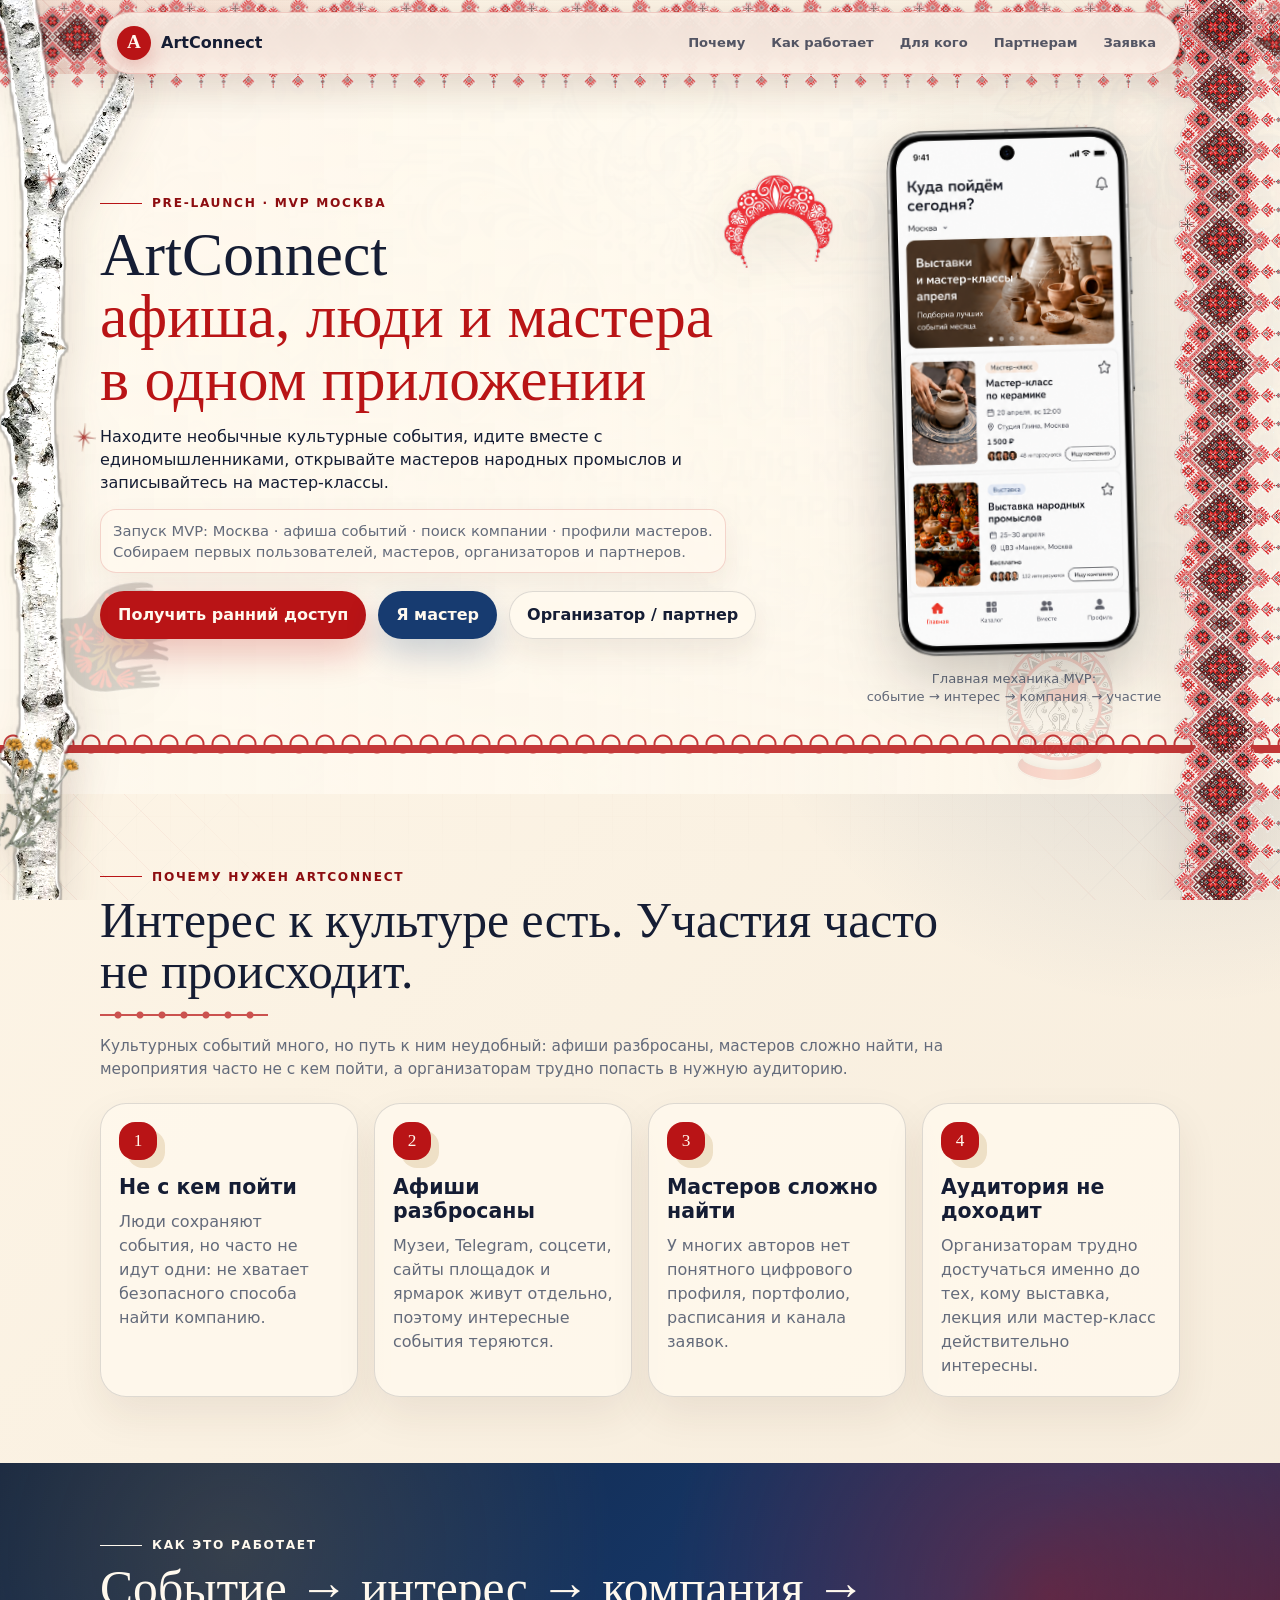
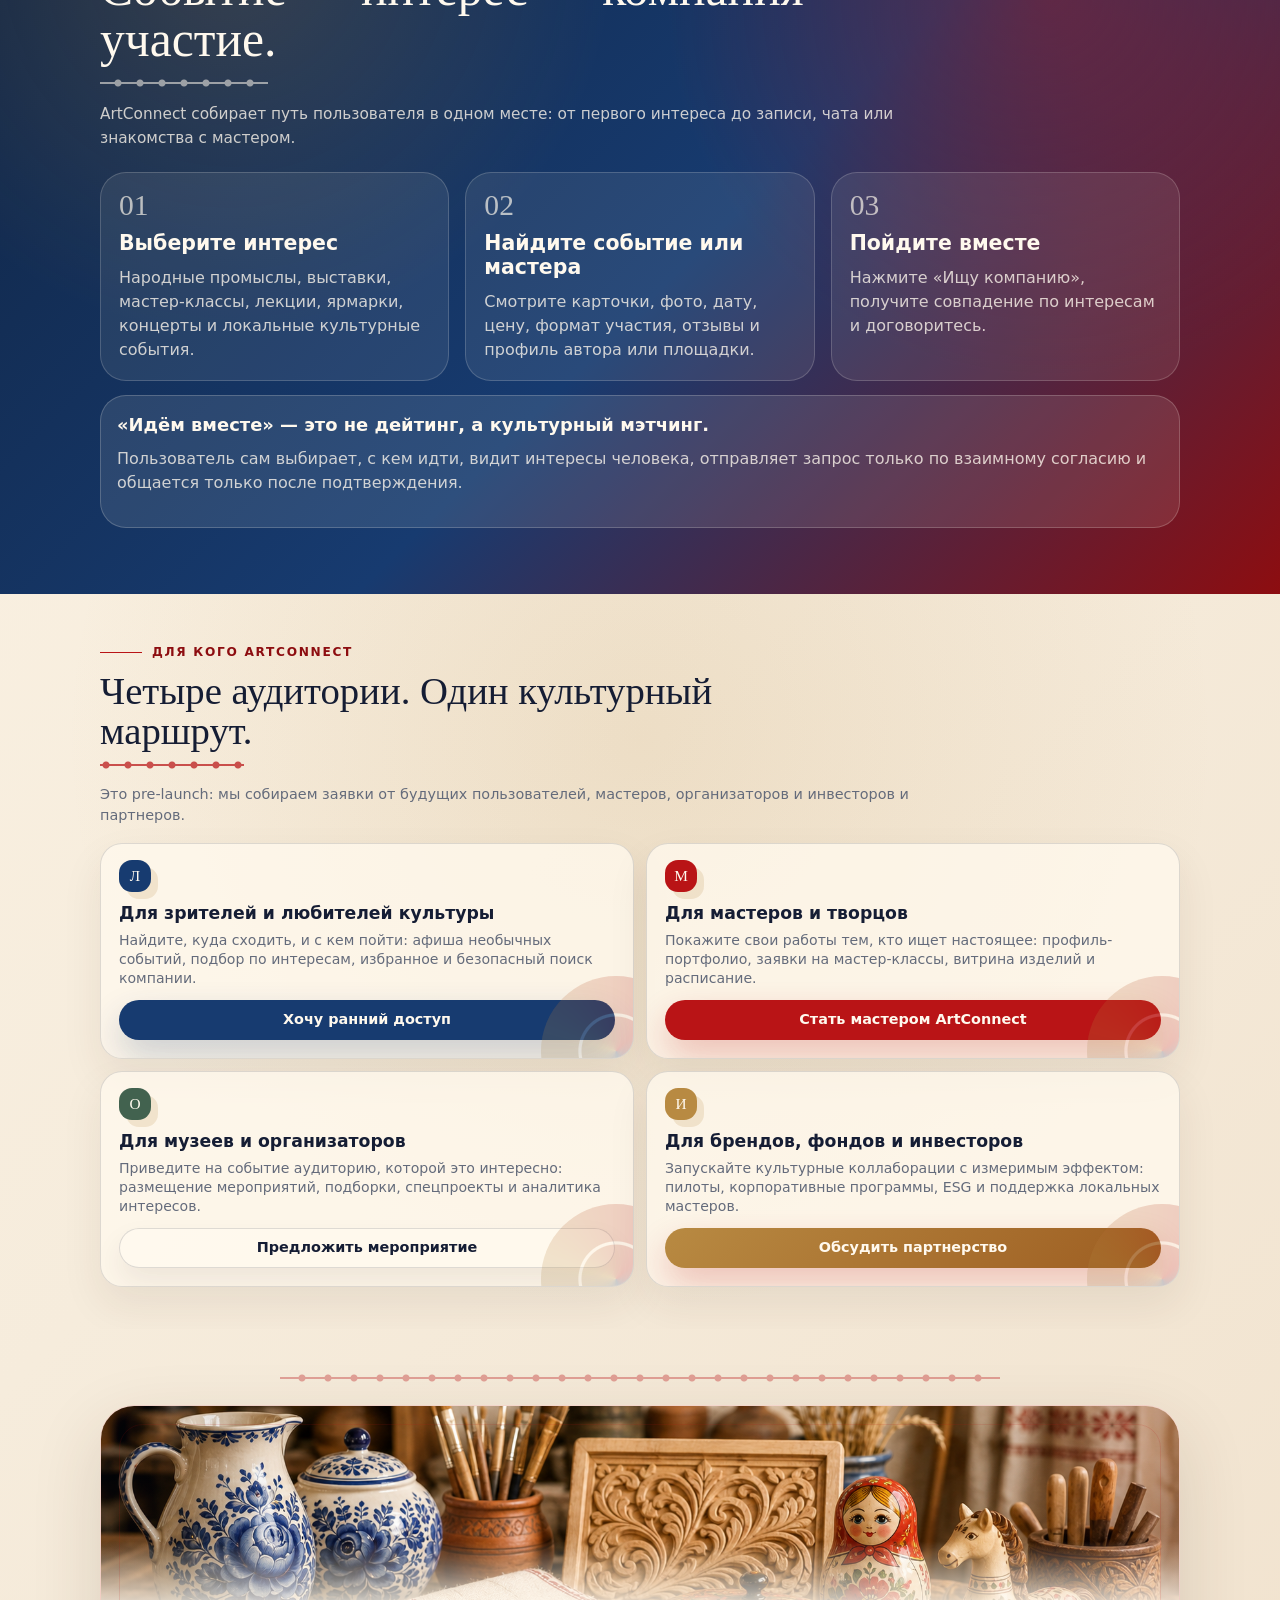
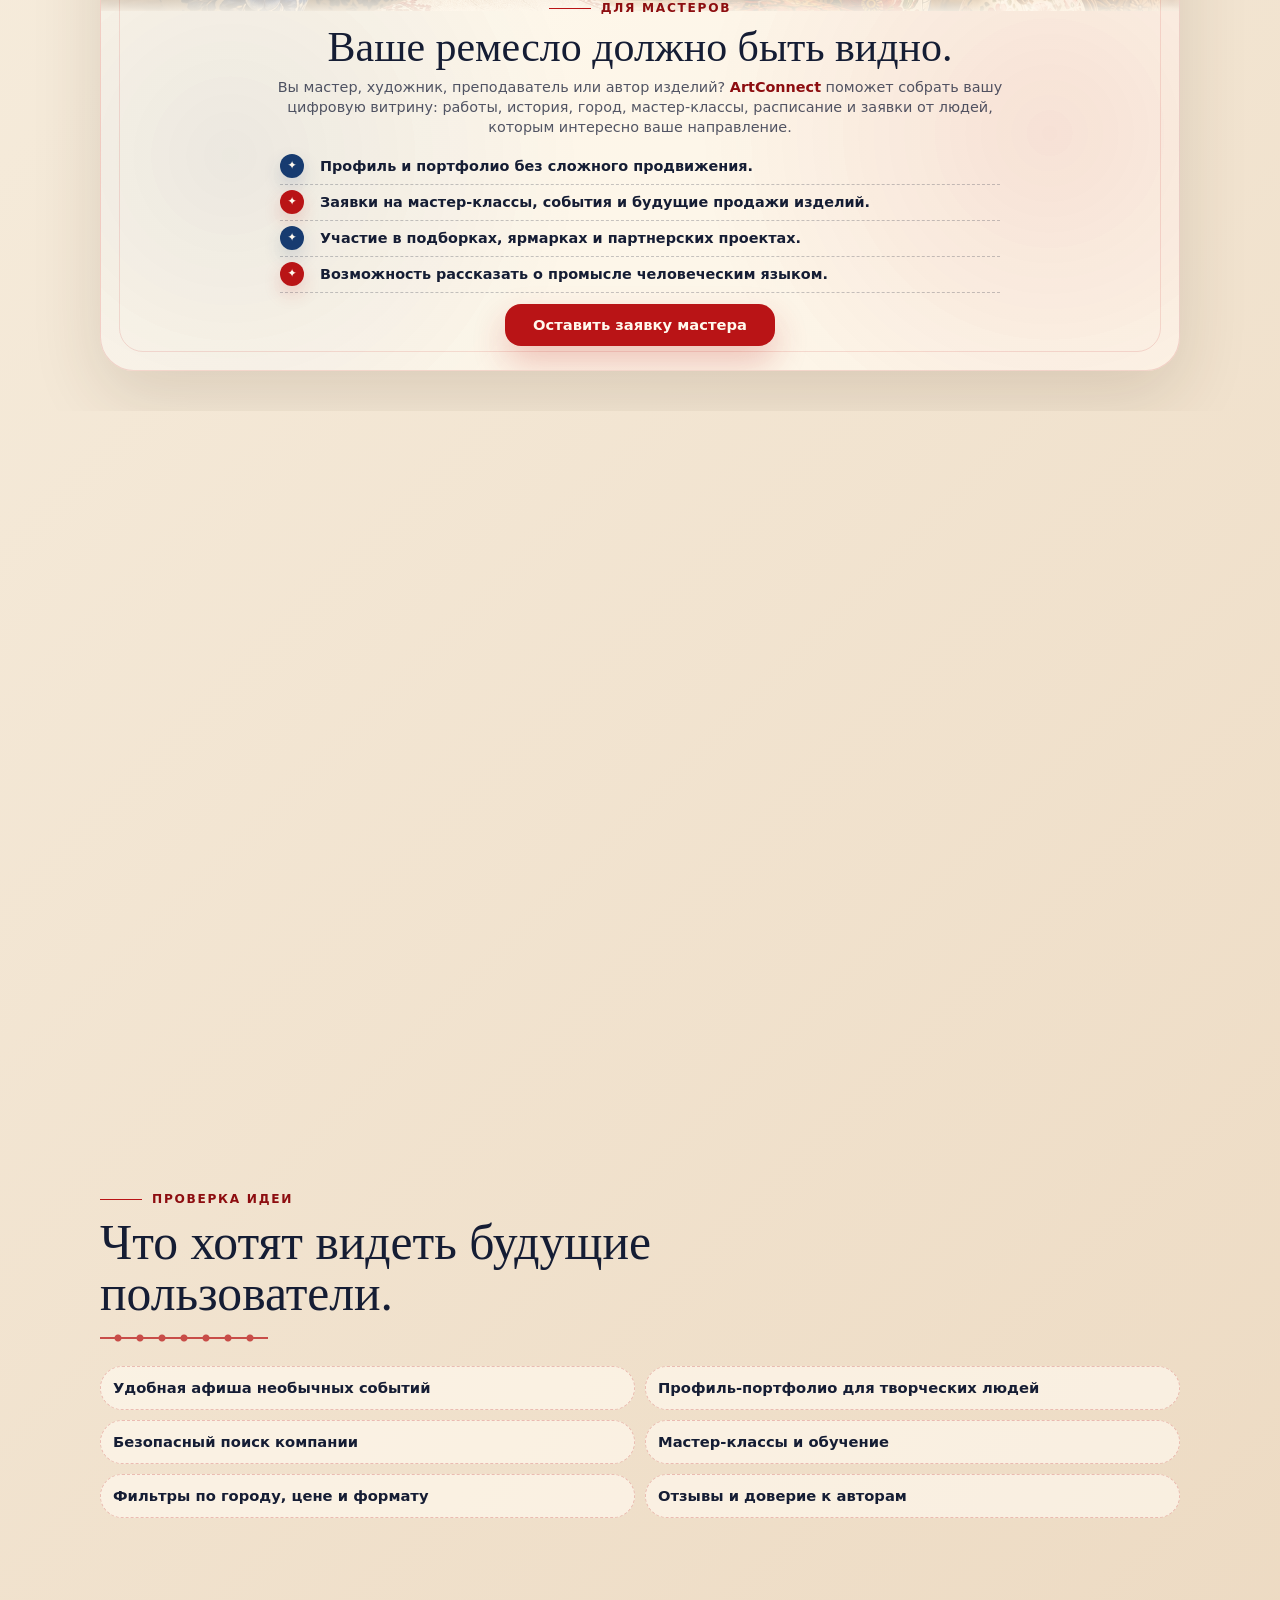
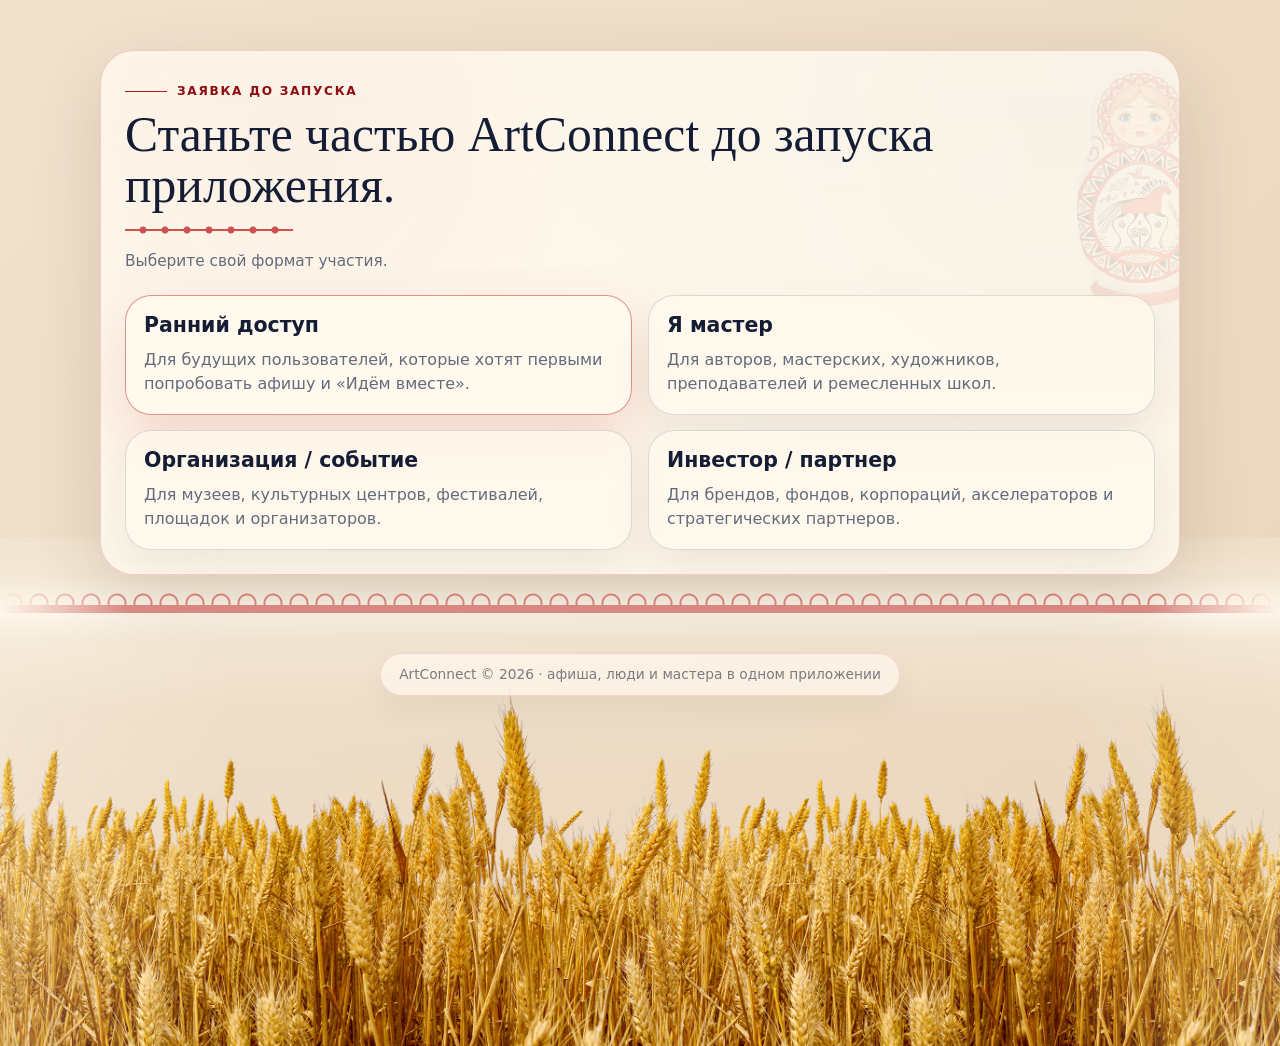
<file: index.html>
<!doctype html>
<html lang="ru">
  <head>
    <meta charset="UTF-8" />
    <meta name="viewport" content="width=device-width, initial-scale=1.0" />
    <meta
      http-equiv="Content-Security-Policy"
      content="default-src 'self'; base-uri 'self'; object-src 'none'; script-src 'self'; style-src 'self' 'unsafe-inline' https://fonts.googleapis.com; font-src https://fonts.gstatic.com; img-src 'self'; connect-src 'none'; media-src 'self'; frame-src 'none'; form-action https://forms.yandex.com; upgrade-insecure-requests"
    />
    <meta name="referrer" content="strict-origin-when-cross-origin" />
    <meta http-equiv="X-Content-Type-Options" content="nosniff" />
    <meta
      name="description"
      content="ArtConnect - pre-launch лендинг приложения, где культура становится ближе: афиша событий, поиск компании, мастера народных промыслов и партнерские культурные проекты."
    />
    <title>ArtConnect - афиша, люди и мастера в одном приложении</title>

    <!--
      При необходимости замените Google Fonts на локальные шрифты.
      Ruslan Display дает декоративный русский характер, Manrope отвечает за современную читаемость.
    -->
    <link rel="preconnect" href="https://fonts.googleapis.com" />
    <link rel="preconnect" href="https://fonts.gstatic.com" crossorigin />
    <link
      href="https://fonts.googleapis.com/css2?family=Manrope:wght@400;500;600;700;800&family=Oranienbaum&family=Ruslan+Display&display=swap"
      rel="stylesheet"
    />
    <link rel="stylesheet" href="css/styles.css?v=join-wheat-bg-20260602" />
  </head>

  <body>
        <span class="scroll-progress" aria-hidden="true"></span>
    <div class="site-frame" aria-hidden="true">
      <span class="site-frame__top"></span>
      <span class="site-frame__left">
        <span class="site-frame__flower site-frame__flower--yellow"></span>
        <span class="site-frame__spark site-frame__spark--one"></span>
        <span class="site-frame__spark site-frame__spark--two"></span>
      </span>
      <span class="site-frame__right"></span>
    </div>

    <header class="site-header">
      <nav class="nav" aria-label="Главная навигация">
        <a class="brand" href="#top" aria-label="ArtConnect - на главный экран">
          <span class="brand-mark" aria-hidden="true"></span>
          <span>ArtConnect</span>
        </a>

        <div class="nav-links">
          <a href="#why">Почему</a>
          <a href="#how">Как работает</a>
          <a href="#audiences">Для кого</a>
          <a href="#partners">Партнерам</a>
          <a href="#join">Заявка</a>
        </div>
      </nav>
    </header>

    <main id="top">
      <section class="hero">
  <div class="hero-decor" aria-hidden="true">
    <span class="folk-shape folk-shape--sun"></span>
    <span class="folk-shape folk-shape--crown"></span>
    <span class="folk-shape folk-shape--matryoshka"></span>
    <span class="folk-shape folk-shape--spindle"></span>
  </div>

  <div class="container hero-grid">
    <div class="hero-content reveal">
      <span class="kicker">Pre-launch · MVP Москва</span>
      <h1>ArtConnect <span>афиша, люди и мастера в одном приложении</span></h1>
      <p class="hero-copy">
        Находите необычные культурные события, идите вместе с единомышленниками,
        открывайте мастеров народных промыслов и записывайтесь на мастер-классы.
      </p>
      <p class="launch-note">
        Запуск MVP: Москва · афиша событий · поиск компании · профили мастеров.<br>
        Собираем первых пользователей, мастеров, организаторов и партнеров.
      </p>
      <div class="actions">
        <a class="btn" href="#join" data-choose="user">Получить ранний доступ</a>
        <a class="btn btn--blue" href="#join" data-choose="master">Я мастер</a>
        <a class="btn btn--light" href="#join" data-choose="org">Организатор / партнер</a>
      </div>
    </div>

    <div class="hero-visual reveal" data-delay="1">
      <div class="product-showcase" aria-label="Прототип мобильного приложения ArtConnect">
        <div class="phone-mockup" data-tilt aria-hidden="true">
          <img class="phone-mockup__image" src="assets/media/Макет.png" alt="" />
        </div>
      </div>
      <p class="visual-caption">
        Главная механика MVP: <br>
        событие → интерес → компания → участие
      </p>
    </div>
  </div>
  <div class="ornament-band" aria-hidden="true"></div>
</section>
      <section class="section" id="why">
  <div class="container">
    <div class="section-heading reveal">
      <span class="section-kicker">Почему нужен ArtConnect</span>
      <h2>Интерес к культуре есть. Участия часто не происходит.</h2>
      <p>
        Культурных событий много, но путь к ним неудобный: афиши разбросаны,
        мастеров сложно найти, на мероприятия часто не с кем пойти, а организаторам
        трудно попасть в нужную аудиторию.
      </p>
    </div>

    <div class="cards-grid">
      <article class="card reveal" data-tilt>
        <span class="card-icon">1</span>
        <h3>Не с кем пойти</h3>
        <p>Люди сохраняют события, но часто не идут одни: не хватает безопасного способа найти
          компанию.</p>
      </article>

      <article class="card reveal" data-delay="1" data-tilt>
        <span class="card-icon">2</span>
        <h3>Афиши разбросаны</h3>
        <p>Музеи, Telegram, соцсети, сайты площадок и ярмарок живут отдельно, поэтому интересные события теряются.</p>
      </article>

      <article class="card reveal" data-delay="2" data-tilt>
        <span class="card-icon">3</span>
        <h3>Мастеров сложно найти</h3>
        <p>У многих авторов нет понятного цифрового профиля, портфолио, расписания и канала заявок.</p>
      </article>

      <article class="card reveal" data-tilt>
        <span class="card-icon">4</span>
        <h3>Аудитория не доходит</h3>
        <p>Организаторам трудно достучаться именно до тех, кому выставка, лекция или мастер-класс действительно
          интересны.</p>
      </article>
    </div>
  </div>
</section>

<section class="section steps" id="how">
  <div class="container">
    <div class="section-heading reveal">
      <span class="section-kicker">Как это работает</span>
      <h2>Событие → интерес → компания → участие.</h2>
      <p>
        ArtConnect собирает путь пользователя в одном месте: от первого интереса
        до записи, чата или знакомства с мастером.
      </p>
    </div>

    <div class="steps-grid">
      <article class="step-card reveal">
        <span class="step-number">01</span>
        <h3>Выберите интерес</h3>
        <p>Народные промыслы, выставки, мастер-классы, лекции, ярмарки, концерты и локальные культурные события.</p>
      </article>

      <article class="step-card reveal" data-delay="1">
        <span class="step-number">02</span>
        <h3>Найдите событие или мастера</h3>
        <p>Смотрите карточки, фото, дату, цену, формат участия, отзывы и профиль автора или площадки.</p>
      </article>

      <article class="step-card reveal" data-delay="2">
        <span class="step-number">03</span>
        <h3>Пойдите вместе</h3>
        <p>Нажмите «Ищу компанию», получите совпадение по интересам и договоритесь.</p>
      </article>
    </div>

    <div class="safety-note reveal">
      <strong>«Идём вместе» — это не дейтинг, а культурный мэтчинг.</strong>
      <p>
        Пользователь сам выбирает, с кем идти, видит интересы человека,
        отправляет запрос только по взаимному согласию и общается только после подтверждения.
      </p>
    </div>
  </div>
</section>
      <section class="section" id="audiences">
  <div class="container">
    <div class="section-heading reveal">
      <span class="section-kicker">Для кого ArtConnect</span>
      <h2>Четыре аудитории. Один культурный маршрут.</h2>
      <p>
        Это pre-launch: мы собираем заявки от будущих пользователей,
        мастеров, организаторов и инвесторов и партнеров.
      </p>
    </div>

    <div class="audience-grid">
      <article class="audience-card audience-card--user reveal" data-tilt>
        <span class="card-icon">Л</span>
        <h3>Для зрителей и любителей культуры</h3>
        <p>Найдите, куда сходить, и с кем пойти: афиша необычных событий, подбор по интересам, избранное и безопасный
          поиск компании.</p>
        <a class="btn btn--blue" href="#join" data-choose="user">Хочу ранний доступ</a>
      </article>

      <article class="audience-card audience-card--master reveal" data-delay="1" data-tilt>
        <span class="card-icon">М</span>
        <h3>Для мастеров и творцов</h3>
        <p>Покажите свои работы тем, кто ищет настоящее: профиль-портфолио, заявки на мастер-классы, витрина изделий и
          расписание.</p>
        <a class="btn" href="#join" data-choose="master">Стать мастером ArtConnect</a>
      </article>

      <article class="audience-card audience-card--org reveal" data-delay="2" data-tilt>
        <span class="card-icon">О</span>
        <h3>Для музеев и организаторов</h3>
        <p>Приведите на событие аудиторию, которой это интересно: размещение мероприятий, подборки, спецпроекты и
          аналитика интересов.</p>
        <a class="btn btn--light" href="#join" data-choose="org">Предложить мероприятие</a>
      </article>

      <article class="audience-card audience-card--investor reveal" data-tilt>
        <span class="card-icon">И</span>
        <h3>Для брендов, фондов и инвесторов</h3>
        <p>Запускайте культурные коллаборации с измеримым эффектом: пилоты, корпоративные программы, ESG и поддержка
          локальных мастеров.</p>
        <a class="btn btn--gold" href="#join" data-choose="investor">Обсудить партнерство</a>
      </article>
    </div>
  </div>
</section>
      <section class="section masters-section" id="masters">
  <div class="container">
    <div class="masters-panel reveal">
      <figure class="masters-visual" aria-label="Горизонтальный визуал с народными промыслами">
        <img src="assets/media/masters-crafts-banner.png"
          alt="Гжельская керамика, вышивка, деревянная резьба, матрешка и расписная шкатулка в мастерской" />
      </figure>

      <div class="masters-content">
        <span class="section-kicker">Для мастеров</span>
        <h2>Ваше ремесло должно быть видно.</h2>
        <p class="masters-lead">
          Вы мастер, художник, преподаватель или автор изделий? <span>ArtConnect</span> поможет
          собрать вашу цифровую витрину: работы, история, город, мастер-классы,
          расписание и заявки от людей, которым интересно ваше направление.
        </p>
        <ul class="feature-list masters-feature-list">
          <li>Профиль и портфолио без сложного продвижения.</li>
          <li>Заявки на мастер-классы, события и будущие продажи изделий.</li>
          <li>Участие в подборках, ярмарках и партнерских проектах.</li>
          <li>Возможность рассказать о промысле человеческим языком.</li>
        </ul>
        <div class="actions masters-actions">
          <a class="btn" href="#join" data-choose="master">Оставить заявку мастера</a>
        </div>
      </div>
    </div>
  </div>
</section>
      <section class="section partners" id="partners">
  <div class="container">
    <div class="partners-panel reveal">
      <div>
        <span class="section-kicker">Партнеры и инвесторы</span>
        <h2>Культурные проекты, которые можно измерять.</h2>
        <p>
          ArtConnect помогает культурным организациям находить свою аудиторию еще
          до запуска приложения, а брендам и корпорациям — создавать культурные
          коллаборации с понятной пользой.
        </p>
        <p>
          Для инвесторов это продукт с несколькими аудиториями и понятной логикой:
          событие → интерес → компания → билет.
        </p>
      </div>

      <ul class="b2b-list" aria-label="Возможности для партнеров и инвесторов">
        <li>
          <strong>Организациям</strong>
          Размещение событий, тематические подборки, спецпроекты и привлечение молодой аудитории.
        </li>
        <li>
          <strong>Брендам и корпорациям</strong>
          Культурные коллаборации, корпоративные мастер-классы, брендированные подборки и ESG-проекты.
        </li>
        <li>
          <strong>Инвесторам</strong>
          Комиссии, продвижение событий, партнерские интеграции, маркетплейс и корпоративные решения.
        </li>
        <li>
          <strong>MVP-задел</strong>
          UX-прототип, структура данных, сценарий мэтчинга и понятный пилот в Москве.
        </li>
      </ul>
    </div>
  </div>
</section>

<section class="section" id="proof">
  <div class="container">
    <div class="section-heading reveal">
      <span class="section-kicker">Проверка идеи</span>
      <h2>Что хотят видеть будущие пользователи.</h2>
    </div>

    <ul class="chips-list reveal" aria-label="Ожидания пользователей">
      <li>Удобная афиша необычных событий</li>
      <li>Профиль-портфолио для творческих людей</li>
      <li>Безопасный поиск компании</li>
      <li>Мастер-классы и обучение</li>
      <li>Фильтры по городу, цене и формату</li>
      <li>Отзывы и доверие к авторам</li>
    </ul>
  </div>
</section>

<section class="section join" id="join">
  <div class="container">
    <div class="join-panel reveal">
      <div class="section-heading">
        <span class="section-kicker">Заявка до запуска</span>
        <h2>Станьте частью ArtConnect до запуска приложения.</h2>
        <p>
          Выберите свой формат участия.
        </p>
      </div>

      <div class="join-grid" role="list">
        <a class="join-card is-active" href="https://forms.yandex.com/u/6a1d64ec6d2d73e60ba7fea0/" target="_blank"
          rel="noopener noreferrer" data-role="user" data-tilt>
          <h3>Ранний доступ</h3>
          <p>Для будущих пользователей, которые хотят первыми попробовать афишу и «Идём вместе».</p>
        </a>

        <a class="join-card" href="https://forms.yandex.com/u/6a1d64ec6d2d73e60ba7fea0/" target="_blank"
          rel="noopener noreferrer" data-role="master" data-tilt>
          <h3>Я мастер</h3>
          <p>Для авторов, мастерских, художников, преподавателей и ремесленных школ.</p>
        </a>

        <a class="join-card" href="https://forms.yandex.com/u/6a1d64ec6d2d73e60ba7fea0/" target="_blank"
          rel="noopener noreferrer" data-role="org" data-tilt>
          <h3>Организация / событие</h3>
          <p>Для музеев, культурных центров, фестивалей, площадок и организаторов.</p>
        </a>

        <a class="join-card" href="https://forms.yandex.com/u/6a1d64ec6d2d73e60ba7fea0/" target="_blank"
          rel="noopener noreferrer" data-role="investor" data-tilt>
          <h3>Инвестор / партнер</h3>
          <p>Для брендов, фондов, корпораций, акселераторов и стратегических партнеров.</p>
        </a>
      </div>
    </div>
  </div>
  <div class="ornament-band join-transition-band" aria-hidden="true"></div>
</section>
    </main>

        <footer class="footer">
      <div class="container">ArtConnect © 2026 · афиша, люди и мастера в одном приложении</div>
    </footer>

    <script src="js/main.js?v=join-wheat-bg-20260602"></script>
  </body>
</html>
</file>
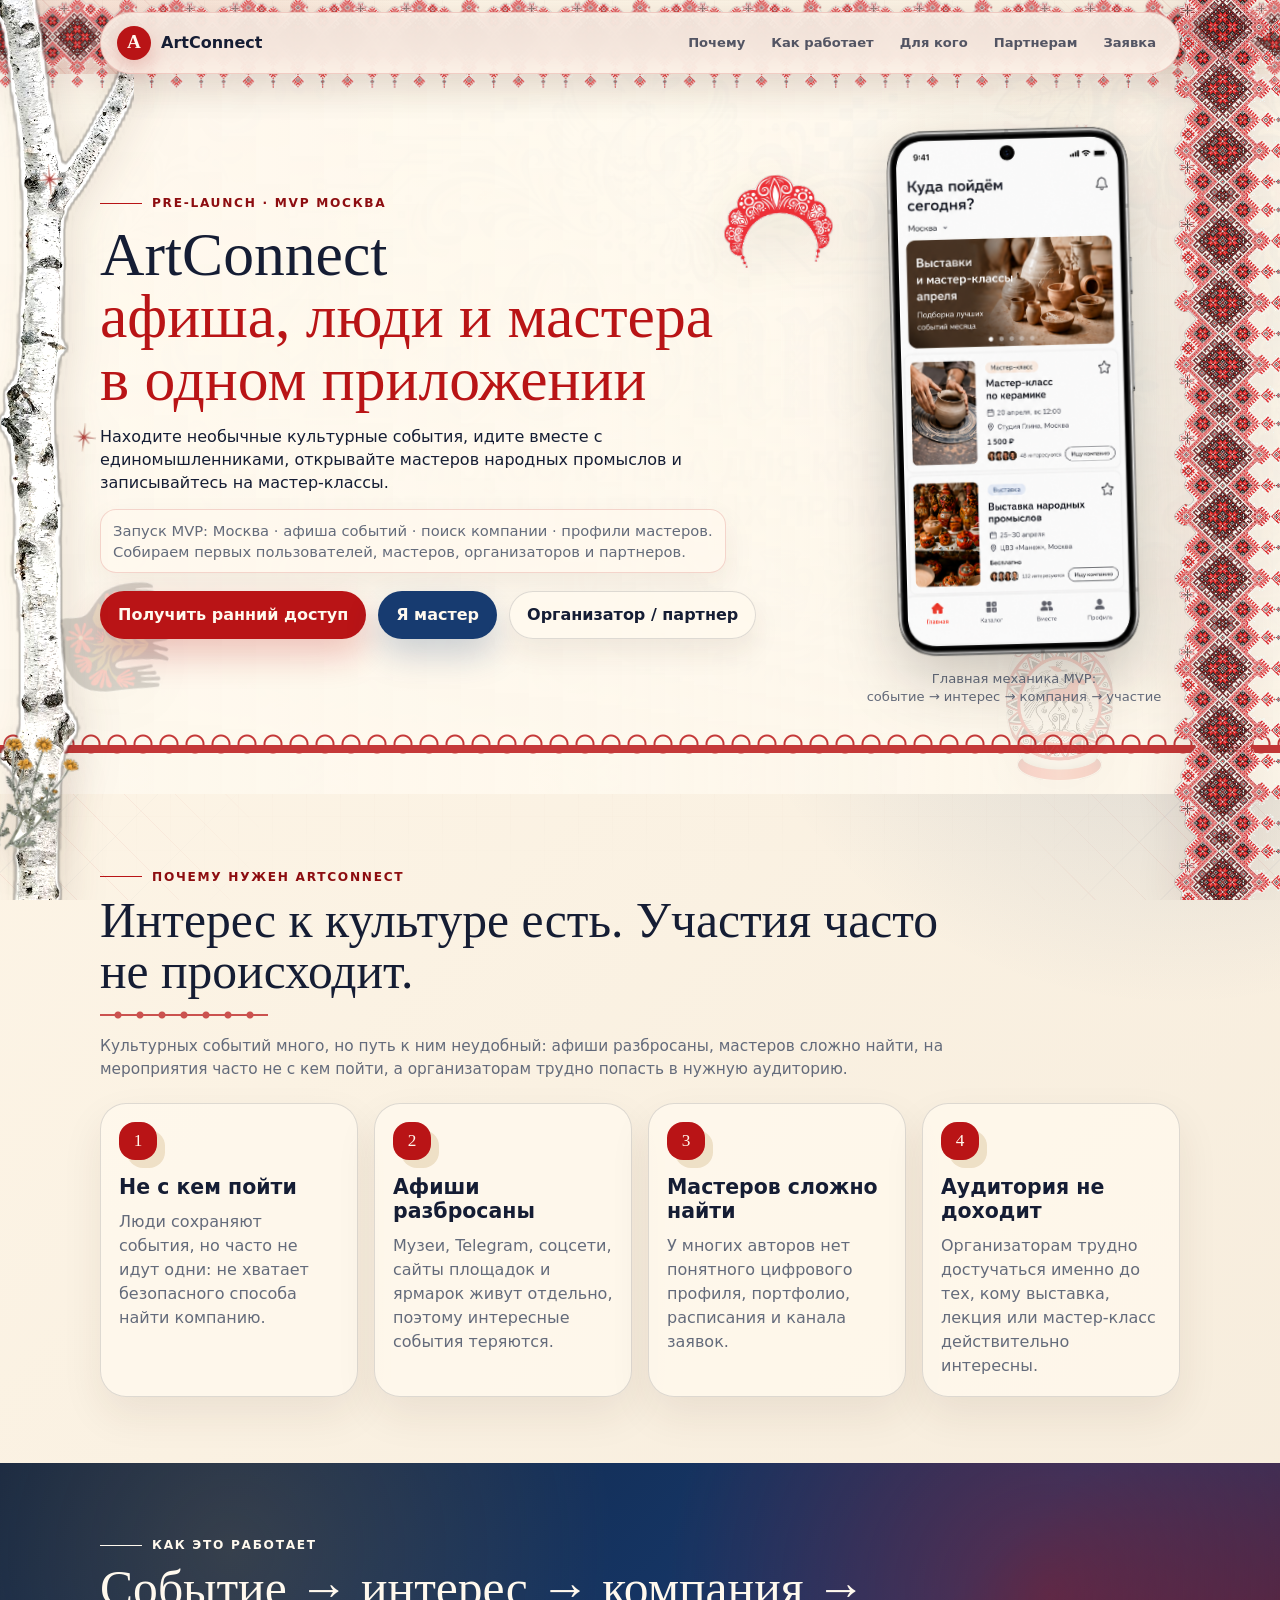
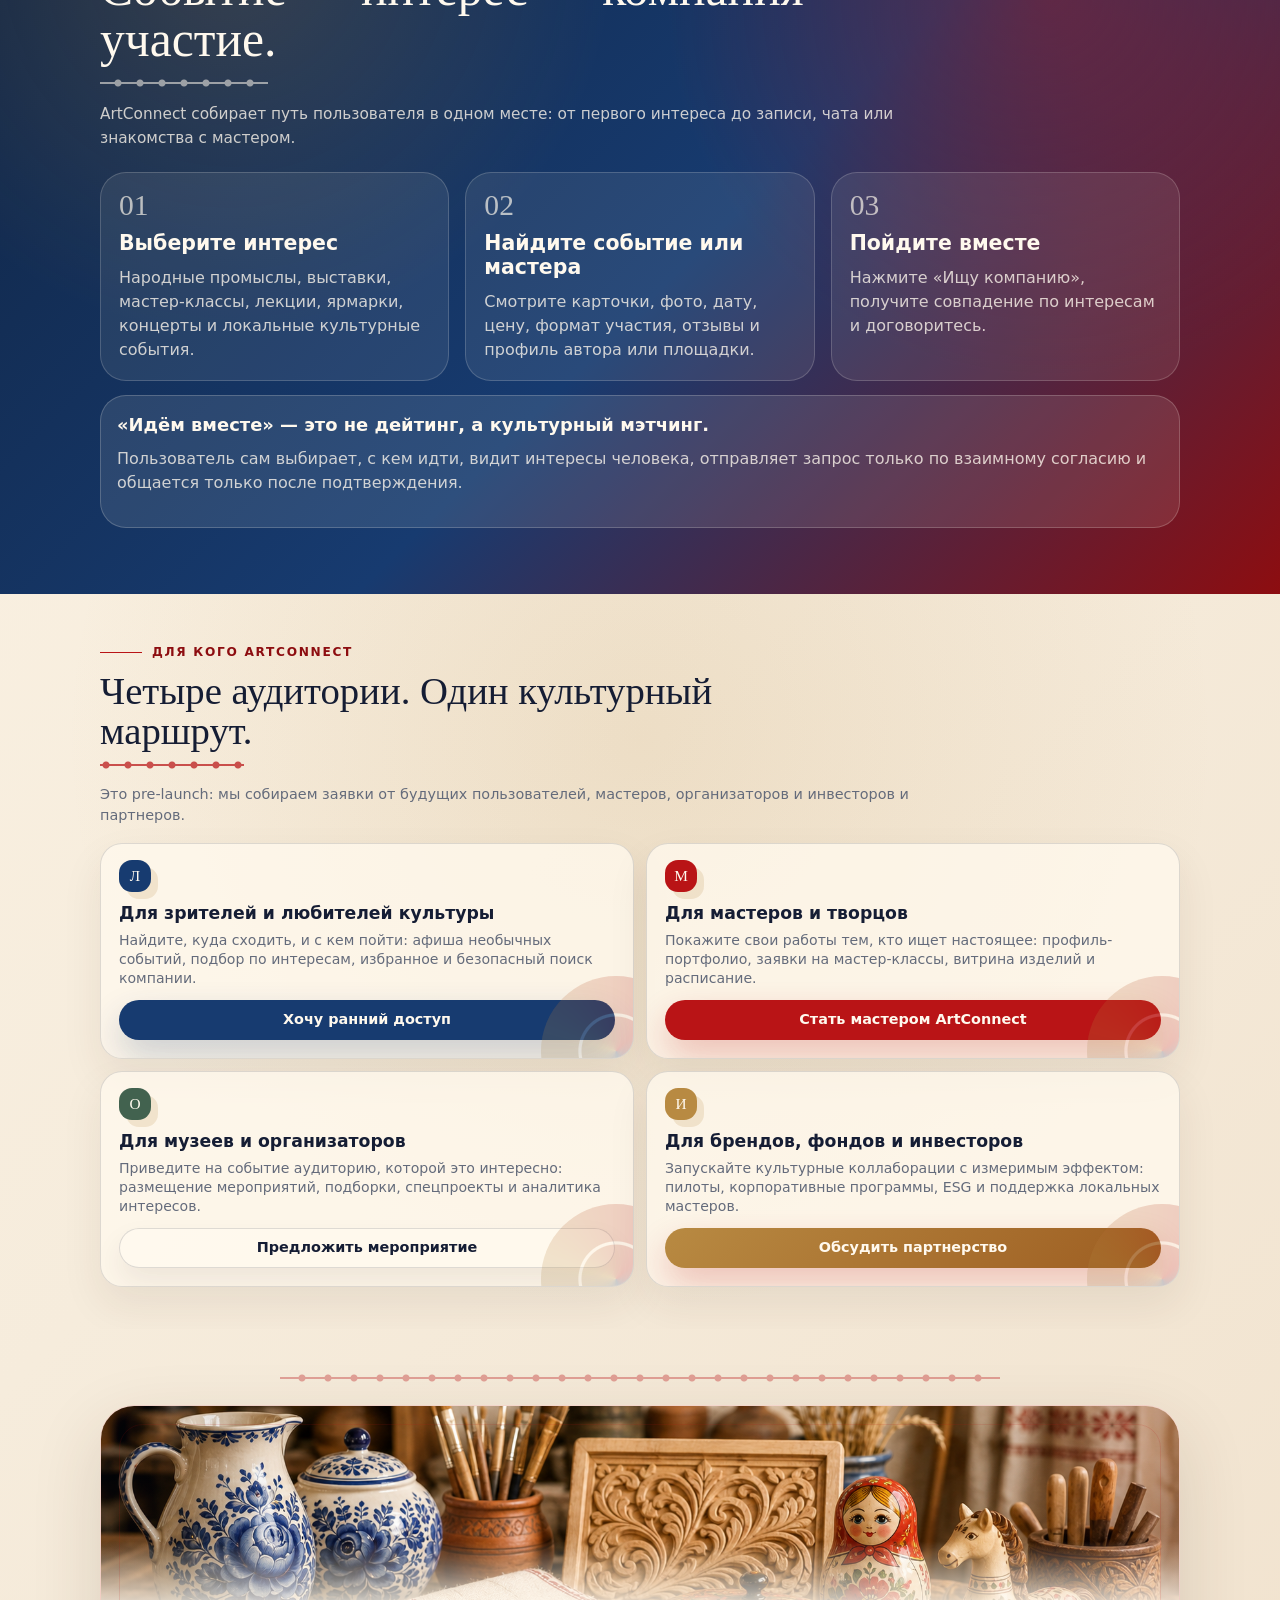
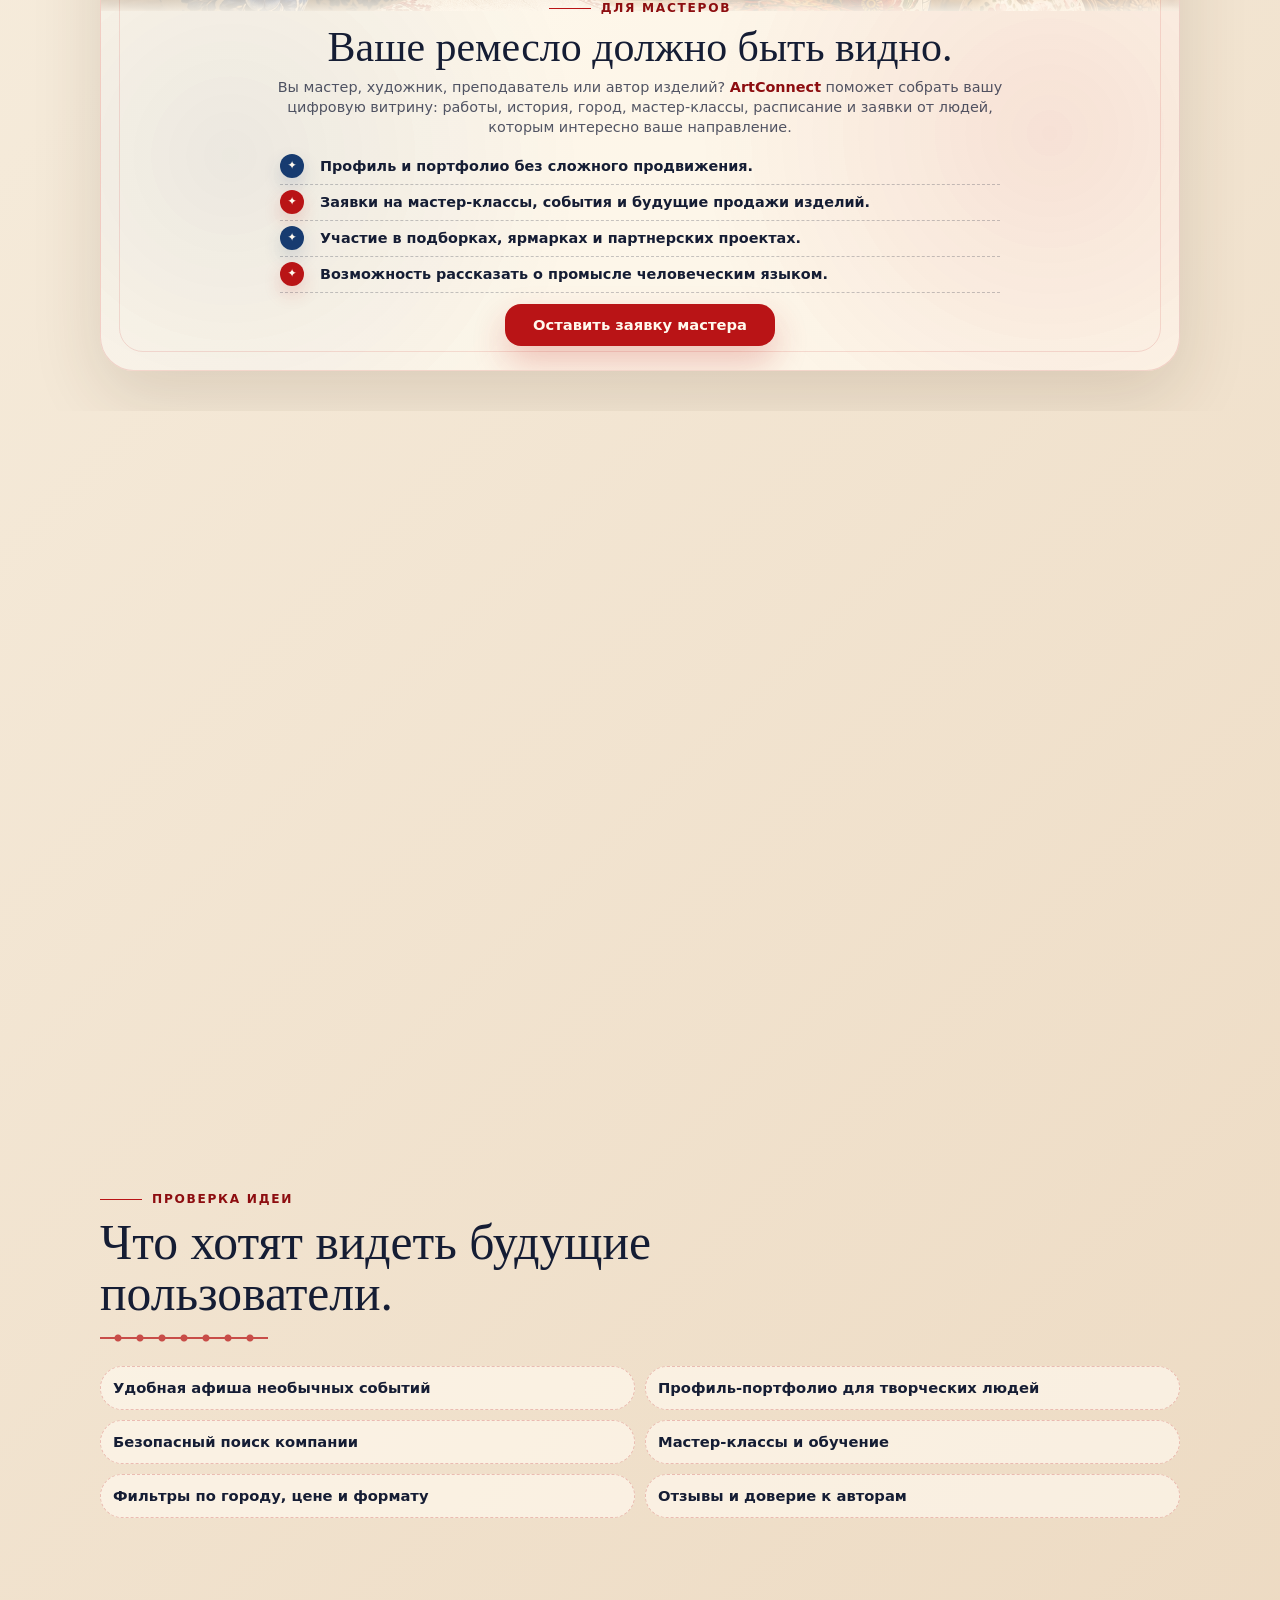
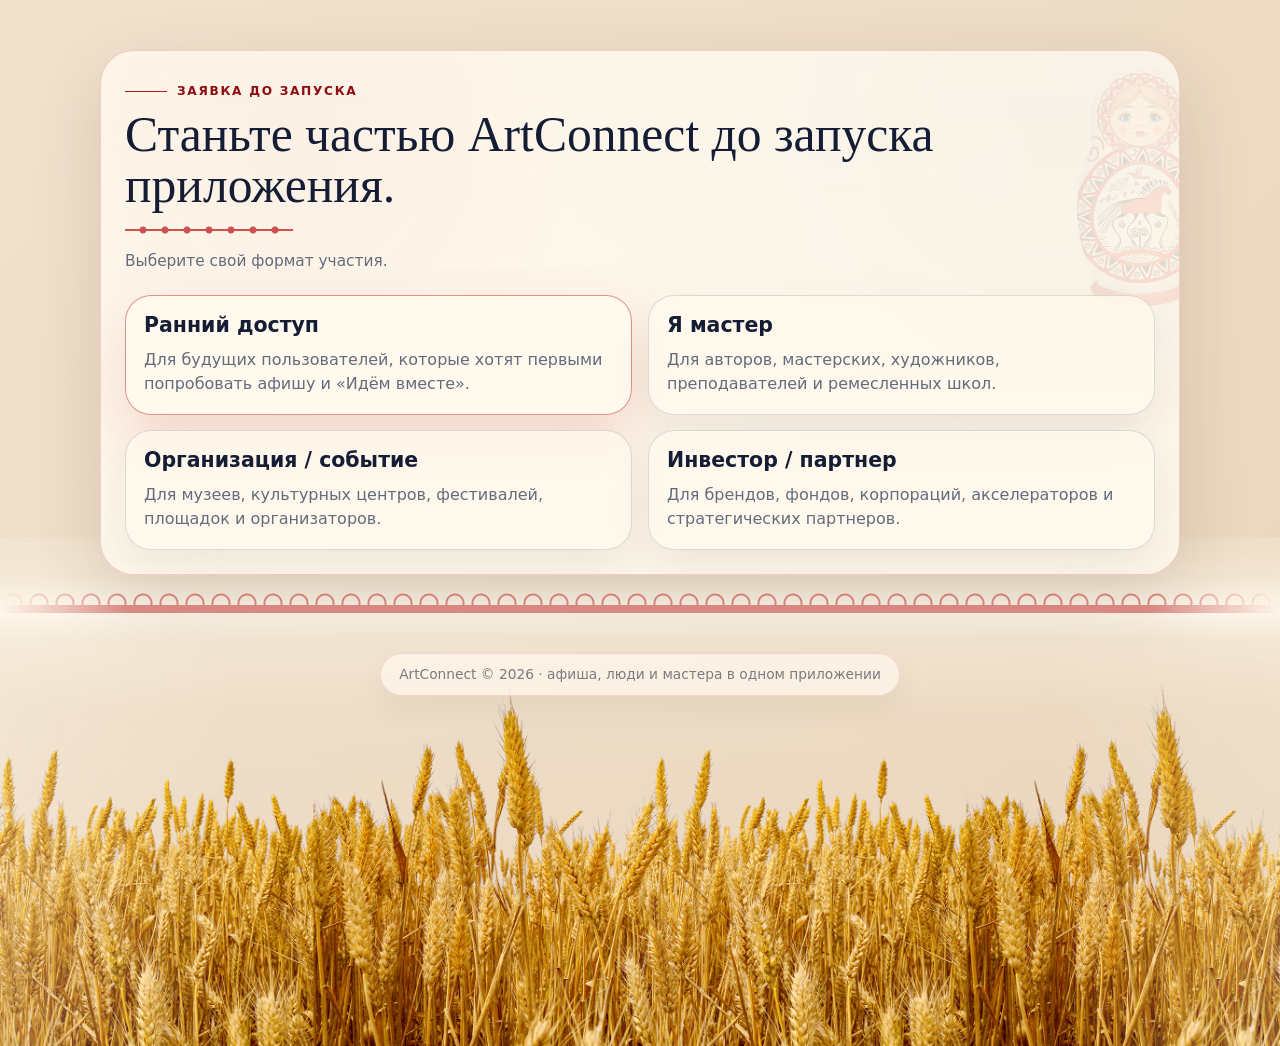
<file: index.built.html>
<!doctype html>
<html lang="ru">
  <head>
    <meta charset="UTF-8" />
    <meta name="viewport" content="width=device-width, initial-scale=1.0" />
    <meta
      http-equiv="Content-Security-Policy"
      content="default-src 'self'; base-uri 'self'; object-src 'none'; script-src 'self'; style-src 'self' 'unsafe-inline' https://fonts.googleapis.com; font-src https://fonts.gstatic.com; img-src 'self'; connect-src 'none'; media-src 'self'; frame-src 'none'; form-action https://forms.yandex.com; upgrade-insecure-requests"
    />
    <meta name="referrer" content="strict-origin-when-cross-origin" />
    <meta http-equiv="X-Content-Type-Options" content="nosniff" />
    <meta
      name="description"
      content="ArtConnect - pre-launch лендинг приложения, где культура становится ближе: афиша событий, поиск компании, мастера народных промыслов и партнерские культурные проекты."
    />
    <title>ArtConnect - афиша, люди и мастера в одном приложении</title>

    <!--
      При необходимости замените Google Fonts на локальные шрифты.
      Ruslan Display дает декоративный русский характер, Manrope отвечает за современную читаемость.
    -->
    <link rel="preconnect" href="https://fonts.googleapis.com" />
    <link rel="preconnect" href="https://fonts.gstatic.com" crossorigin />
    <link
      href="https://fonts.googleapis.com/css2?family=Manrope:wght@400;500;600;700;800&family=Oranienbaum&family=Ruslan+Display&display=swap"
      rel="stylesheet"
    />
    <link rel="stylesheet" href="css/styles.css?v=join-wheat-bg-20260602" />
  </head>

  <body>
        <span class="scroll-progress" aria-hidden="true"></span>
    <div class="site-frame" aria-hidden="true">
      <span class="site-frame__top"></span>
      <span class="site-frame__left">
        <span class="site-frame__flower site-frame__flower--yellow"></span>
        <span class="site-frame__spark site-frame__spark--one"></span>
        <span class="site-frame__spark site-frame__spark--two"></span>
      </span>
      <span class="site-frame__right"></span>
    </div>

    <header class="site-header">
      <nav class="nav" aria-label="Главная навигация">
        <a class="brand" href="#top" aria-label="ArtConnect - на главный экран">
          <span class="brand-mark" aria-hidden="true"></span>
          <span>ArtConnect</span>
        </a>

        <div class="nav-links">
          <a href="#why">Почему</a>
          <a href="#how">Как работает</a>
          <a href="#audiences">Для кого</a>
          <a href="#partners">Партнерам</a>
          <a href="#join">Заявка</a>
        </div>
      </nav>
    </header>

    <main id="top">
      <section class="hero">
  <div class="hero-decor" aria-hidden="true">
    <span class="folk-shape folk-shape--sun"></span>
    <span class="folk-shape folk-shape--crown"></span>
    <span class="folk-shape folk-shape--matryoshka"></span>
    <span class="folk-shape folk-shape--spindle"></span>
  </div>

  <div class="container hero-grid">
    <div class="hero-content reveal">
      <span class="kicker">Pre-launch · MVP Москва</span>
      <h1>ArtConnect <span>афиша, люди и мастера в одном приложении</span></h1>
      <p class="hero-copy">
        Находите необычные культурные события, идите вместе с единомышленниками,
        открывайте мастеров народных промыслов и записывайтесь на мастер-классы.
      </p>
      <p class="launch-note">
        Запуск MVP: Москва · афиша событий · поиск компании · профили мастеров.<br>
        Собираем первых пользователей, мастеров, организаторов и партнеров.
      </p>
      <div class="actions">
        <a class="btn" href="#join" data-choose="user">Получить ранний доступ</a>
        <a class="btn btn--blue" href="#join" data-choose="master">Я мастер</a>
        <a class="btn btn--light" href="#join" data-choose="org">Организатор / партнер</a>
      </div>
    </div>

    <div class="hero-visual reveal" data-delay="1">
      <div class="product-showcase" aria-label="Прототип мобильного приложения ArtConnect">
        <div class="phone-mockup" data-tilt aria-hidden="true">
          <img class="phone-mockup__image" src="assets/media/Макет.png" alt="" />
        </div>
      </div>
      <p class="visual-caption">
        Главная механика MVP: <br>
        событие → интерес → компания → участие
      </p>
    </div>
  </div>
  <div class="ornament-band" aria-hidden="true"></div>
</section>
      <section class="section" id="why">
  <div class="container">
    <div class="section-heading reveal">
      <span class="section-kicker">Почему нужен ArtConnect</span>
      <h2>Интерес к культуре есть. Участия часто не происходит.</h2>
      <p>
        Культурных событий много, но путь к ним неудобный: афиши разбросаны,
        мастеров сложно найти, на мероприятия часто не с кем пойти, а организаторам
        трудно попасть в нужную аудиторию.
      </p>
    </div>

    <div class="cards-grid">
      <article class="card reveal" data-tilt>
        <span class="card-icon">1</span>
        <h3>Не с кем пойти</h3>
        <p>Люди сохраняют события, но часто не идут одни: не хватает безопасного способа найти
          компанию.</p>
      </article>

      <article class="card reveal" data-delay="1" data-tilt>
        <span class="card-icon">2</span>
        <h3>Афиши разбросаны</h3>
        <p>Музеи, Telegram, соцсети, сайты площадок и ярмарок живут отдельно, поэтому интересные события теряются.</p>
      </article>

      <article class="card reveal" data-delay="2" data-tilt>
        <span class="card-icon">3</span>
        <h3>Мастеров сложно найти</h3>
        <p>У многих авторов нет понятного цифрового профиля, портфолио, расписания и канала заявок.</p>
      </article>

      <article class="card reveal" data-tilt>
        <span class="card-icon">4</span>
        <h3>Аудитория не доходит</h3>
        <p>Организаторам трудно достучаться именно до тех, кому выставка, лекция или мастер-класс действительно
          интересны.</p>
      </article>
    </div>
  </div>
</section>

<section class="section steps" id="how">
  <div class="container">
    <div class="section-heading reveal">
      <span class="section-kicker">Как это работает</span>
      <h2>Событие → интерес → компания → участие.</h2>
      <p>
        ArtConnect собирает путь пользователя в одном месте: от первого интереса
        до записи, чата или знакомства с мастером.
      </p>
    </div>

    <div class="steps-grid">
      <article class="step-card reveal">
        <span class="step-number">01</span>
        <h3>Выберите интерес</h3>
        <p>Народные промыслы, выставки, мастер-классы, лекции, ярмарки, концерты и локальные культурные события.</p>
      </article>

      <article class="step-card reveal" data-delay="1">
        <span class="step-number">02</span>
        <h3>Найдите событие или мастера</h3>
        <p>Смотрите карточки, фото, дату, цену, формат участия, отзывы и профиль автора или площадки.</p>
      </article>

      <article class="step-card reveal" data-delay="2">
        <span class="step-number">03</span>
        <h3>Пойдите вместе</h3>
        <p>Нажмите «Ищу компанию», получите совпадение по интересам и договоритесь.</p>
      </article>
    </div>

    <div class="safety-note reveal">
      <strong>«Идём вместе» — это не дейтинг, а культурный мэтчинг.</strong>
      <p>
        Пользователь сам выбирает, с кем идти, видит интересы человека,
        отправляет запрос только по взаимному согласию и общается только после подтверждения.
      </p>
    </div>
  </div>
</section>
      <section class="section" id="audiences">
  <div class="container">
    <div class="section-heading reveal">
      <span class="section-kicker">Для кого ArtConnect</span>
      <h2>Четыре аудитории. Один культурный маршрут.</h2>
      <p>
        Это pre-launch: мы собираем заявки от будущих пользователей,
        мастеров, организаторов и инвесторов и партнеров.
      </p>
    </div>

    <div class="audience-grid">
      <article class="audience-card audience-card--user reveal" data-tilt>
        <span class="card-icon">Л</span>
        <h3>Для зрителей и любителей культуры</h3>
        <p>Найдите, куда сходить, и с кем пойти: афиша необычных событий, подбор по интересам, избранное и безопасный
          поиск компании.</p>
        <a class="btn btn--blue" href="#join" data-choose="user">Хочу ранний доступ</a>
      </article>

      <article class="audience-card audience-card--master reveal" data-delay="1" data-tilt>
        <span class="card-icon">М</span>
        <h3>Для мастеров и творцов</h3>
        <p>Покажите свои работы тем, кто ищет настоящее: профиль-портфолио, заявки на мастер-классы, витрина изделий и
          расписание.</p>
        <a class="btn" href="#join" data-choose="master">Стать мастером ArtConnect</a>
      </article>

      <article class="audience-card audience-card--org reveal" data-delay="2" data-tilt>
        <span class="card-icon">О</span>
        <h3>Для музеев и организаторов</h3>
        <p>Приведите на событие аудиторию, которой это интересно: размещение мероприятий, подборки, спецпроекты и
          аналитика интересов.</p>
        <a class="btn btn--light" href="#join" data-choose="org">Предложить мероприятие</a>
      </article>

      <article class="audience-card audience-card--investor reveal" data-tilt>
        <span class="card-icon">И</span>
        <h3>Для брендов, фондов и инвесторов</h3>
        <p>Запускайте культурные коллаборации с измеримым эффектом: пилоты, корпоративные программы, ESG и поддержка
          локальных мастеров.</p>
        <a class="btn btn--gold" href="#join" data-choose="investor">Обсудить партнерство</a>
      </article>
    </div>
  </div>
</section>
      <section class="section masters-section" id="masters">
  <div class="container">
    <div class="masters-panel reveal">
      <figure class="masters-visual" aria-label="Горизонтальный визуал с народными промыслами">
        <img src="assets/media/masters-crafts-banner.png"
          alt="Гжельская керамика, вышивка, деревянная резьба, матрешка и расписная шкатулка в мастерской" />
      </figure>

      <div class="masters-content">
        <span class="section-kicker">Для мастеров</span>
        <h2>Ваше ремесло должно быть видно.</h2>
        <p class="masters-lead">
          Вы мастер, художник, преподаватель или автор изделий? <span>ArtConnect</span> поможет
          собрать вашу цифровую витрину: работы, история, город, мастер-классы,
          расписание и заявки от людей, которым интересно ваше направление.
        </p>
        <ul class="feature-list masters-feature-list">
          <li>Профиль и портфолио без сложного продвижения.</li>
          <li>Заявки на мастер-классы, события и будущие продажи изделий.</li>
          <li>Участие в подборках, ярмарках и партнерских проектах.</li>
          <li>Возможность рассказать о промысле человеческим языком.</li>
        </ul>
        <div class="actions masters-actions">
          <a class="btn" href="#join" data-choose="master">Оставить заявку мастера</a>
        </div>
      </div>
    </div>
  </div>
</section>
      <section class="section partners" id="partners">
  <div class="container">
    <div class="partners-panel reveal">
      <div>
        <span class="section-kicker">Партнеры и инвесторы</span>
        <h2>Культурные проекты, которые можно измерять.</h2>
        <p>
          ArtConnect помогает культурным организациям находить свою аудиторию еще
          до запуска приложения, а брендам и корпорациям — создавать культурные
          коллаборации с понятной пользой.
        </p>
        <p>
          Для инвесторов это продукт с несколькими аудиториями и понятной логикой:
           событие → интерес → компания → билет.
        </p>
      </div>

      <ul class="b2b-list" aria-label="Возможности для партнеров и инвесторов">
        <li>
          <strong>Организациям</strong>
          Размещение событий, тематические подборки, спецпроекты и привлечение молодой аудитории.
        </li>
        <li>
          <strong>Брендам и корпорациям</strong>
          Культурные коллаборации, корпоративные мастер-классы, брендированные подборки и ESG-проекты.
        </li>
        <li>
          <strong>Инвесторам</strong>
          Комиссии, продвижение событий, партнерские интеграции, маркетплейс и корпоративные решения.
        </li>
        <li>
          <strong>MVP-задел</strong>
          UX-прототип, структура данных, сценарий мэтчинга и понятный пилот в Москве.
        </li>
      </ul>
    </div>
  </div>
</section>

<section class="section" id="proof">
  <div class="container">
    <div class="section-heading reveal">
      <span class="section-kicker">Проверка идеи</span>
      <h2>Что хотят видеть будущие пользователи.</h2>
    </div>

    <ul class="chips-list reveal" aria-label="Ожидания пользователей">
      <li>Удобная афиша необычных событий</li>
      <li>Профиль-портфолио для творческих людей</li>
      <li>Безопасный поиск компании</li>
      <li>Мастер-классы и обучение</li>
      <li>Фильтры по городу, цене и формату</li>
      <li>Отзывы и доверие к авторам</li>
    </ul>
  </div>
</section>

<section class="section join" id="join">
  <div class="container">
    <div class="join-panel reveal">
      <div class="section-heading">
        <span class="section-kicker">Заявка до запуска</span>
        <h2>Станьте частью ArtConnect до запуска приложения.</h2>
        <p>
          Выберите свой формат участия.
        </p>
      </div>

      <div class="join-grid" role="list">
        <a class="join-card is-active" href="https://forms.yandex.com/u/6a1d64ec6d2d73e60ba7fea0/" target="_blank"
          rel="noopener noreferrer" data-role="user" data-tilt>
          <h3>Ранний доступ</h3>
          <p>Для будущих пользователей, которые хотят первыми попробовать афишу и «Идём вместе».</p>
        </a>

        <a class="join-card" href="https://forms.yandex.com/u/6a1d64ec6d2d73e60ba7fea0/" target="_blank"
          rel="noopener noreferrer" data-role="master" data-tilt>
          <h3>Я мастер</h3>
          <p>Для авторов, мастерских, художников, преподавателей и ремесленных школ.</p>
        </a>

        <a class="join-card" href="https://forms.yandex.com/u/6a1d64ec6d2d73e60ba7fea0/" target="_blank"
          rel="noopener noreferrer" data-role="org" data-tilt>
          <h3>Организация / событие</h3>
          <p>Для музеев, культурных центров, фестивалей, площадок и организаторов.</p>
        </a>

        <a class="join-card" href="https://forms.yandex.com/u/6a1d64ec6d2d73e60ba7fea0/" target="_blank"
          rel="noopener noreferrer" data-role="investor" data-tilt>
          <h3>Инвестор / партнер</h3>
          <p>Для брендов, фондов, корпораций, акселераторов и стратегических партнеров.</p>
        </a>
      </div>
    </div>
  </div>
  <div class="ornament-band join-transition-band" aria-hidden="true"></div>
</section>
    </main>

        <footer class="footer">
      <div class="container">ArtConnect © 2026 · афиша, люди и мастера в одном приложении</div>
    </footer>

    <script src="js/main.js?v=join-wheat-bg-20260602"></script>
  </body>
</html>
</file>
<file: css/styles.css>
:root {
  --paper: #f6ecdc;
  --paper-light: #fff9ee;
  --paper-warm: #ead5ba;
  --ink: #151d34;
  --muted: #646b7b;
  --red: #b91416;
  --red-dark: #8d0d10;
  --blue: #173b70;
  --blue-dark: #102442;
  --gold: #b88a42;
  --green: #42624f;
  --line: rgba(21, 29, 52, 0.14);
  --white-soft: rgba(255, 249, 238, 0.78);
  --shadow: 0 24px 70px rgba(64, 43, 22, 0.14);
  --radius-xl: 34px;
  --radius-lg: 26px;
  --container: min(1080px, calc(100% - 32px));
}

* {
  box-sizing: border-box;
}

html {
  scroll-behavior: smooth;
  scroll-padding-top: 78px;
}

body {
  margin: 0;
  min-width: 320px;
  position: relative;
  color: var(--ink);
  background:
    radial-gradient(circle at 8% 4%, rgba(185, 20, 22, 0.18), transparent 26rem),
    radial-gradient(circle at 92% 9%, rgba(23, 59, 112, 0.18), transparent 30rem),
    radial-gradient(circle at 50% 40%, rgba(184, 138, 66, 0.15), transparent 36rem),
    linear-gradient(135deg, #fff7e9 0%, var(--paper) 42%, #ead5bb 100%);
  font-family: "Manrope", system-ui, sans-serif;
  line-height: 1.5;
  overflow-x: hidden;
}

body::before,
body::after {
  content: "";
  position: fixed;
  inset: 0;
  pointer-events: none;
}

body::before {
  z-index: -2;
  opacity: 0.34;
  background-image:
    linear-gradient(rgba(102, 70, 36, 0.07) 1px, transparent 1px),
    linear-gradient(90deg, rgba(102, 70, 36, 0.07) 1px, transparent 1px);
  background-size: 34px 34px;
  mask-image: linear-gradient(to bottom, #000 0 76%, transparent);
}

body::after {
  z-index: -3;
  opacity: 0.17;
  background:
    repeating-linear-gradient(45deg, transparent 0 18px, rgba(185, 20, 22, 0.35) 18px 19px, transparent 19px 36px),
    repeating-linear-gradient(-45deg, transparent 0 28px, rgba(23, 59, 112, 0.16) 28px 29px, transparent 29px 56px);
  mask-image: linear-gradient(90deg, #000 0 9%, transparent 21% 79%, #000 91% 100%);
}

a {
  color: inherit;
  text-decoration: none;
}

button,
input,
select,
textarea {
  font: inherit;
}

h1,
h2,
h3,
p {
  margin-top: 0;
}

h1,
h2 {
  font-family: "Ruslan Display", "Oranienbaum", Georgia, serif;
  font-weight: 400;
  line-height: 1.02;
  letter-spacing: 0;
}

h1 {
  max-width: 700px;
  margin-bottom: 14px;
  font-size: 3.05rem;
}

h2 {
  margin-bottom: 14px;
  font-size: 2.55rem;
}

h3 {
  margin-bottom: 10px;
  font-size: 1.22rem;
  line-height: 1.16;
  letter-spacing: 0;
}

p {
  color: var(--muted);
}

.container {
  width: var(--container);
  margin: 0 auto;
}

main,
.footer {
  position: relative;
  z-index: 1;
}

.scroll-progress {
  position: fixed;
  top: 0;
  left: 0;
  z-index: 30;
  width: 100%;
  height: 3px;
  pointer-events: none;
  background: linear-gradient(90deg, var(--red), var(--gold), var(--blue));
  transform: scaleX(var(--progress, 0));
  transform-origin: left center;
}

.site-frame {
  position: fixed;
  inset: 0;
  z-index: 8;
  overflow: hidden;
  pointer-events: none;
}

.site-frame__top,
.site-frame__left,
.site-frame__right {
  position: absolute;
  pointer-events: none;
}

.site-frame__top {
  top: -2px;
  right: 0;
  left: 0;
  z-index: 1;
  height: clamp(72px, 7vw, 122px);
  opacity: 0.96;
  background: url("../assets/media/decor-embroidery-top.png") top center / auto clamp(108px, 9vw, 154px) repeat-x;
  filter: drop-shadow(0 14px 20px rgba(75, 23, 17, 0.1));
}

.site-frame__left {
  top: -12px;
  bottom: -12px;
  left: 0;
  z-index: 4;
  width: clamp(134px, 10vw, 194px);
  background: url("../assets/media/e09a650b2e4ba8d8e26f4164f60a1860.png") left -18px top -10px / auto calc(100vh + 108px) no-repeat;
  filter: brightness(1.05) contrast(1.22) saturate(1.04) drop-shadow(12px 0 18px rgba(64, 43, 22, 0.1));
}

.site-frame__right {
  top: -18px;
  right: clamp(-62px, -3vw, -38px);
  bottom: -18px;
  z-index: 3;
  width: clamp(144px, 10vw, 196px);
  opacity: 0.96;
  background: url("../assets/media/decor-embroidery-right.png") left top / 100% auto repeat-y;
  filter: drop-shadow(-12px 0 22px rgba(75, 23, 17, 0.08));
}

.site-frame__flower,
.site-frame__spark {
  position: absolute;
  display: block;
  background-repeat: no-repeat;
  background-position: center;
  background-size: contain;
  filter: drop-shadow(0 16px 18px rgba(64, 43, 22, 0.12));
}

.site-frame__flower--yellow {
  bottom: clamp(34px, 7vh, 82px);
  left: clamp(-22px, -0.8vw, -10px);
  width: clamp(92px, 7.2vw, 132px);
  height: clamp(116px, 9vw, 166px);
  background-image: url("../assets/media/2bbe294fa05c8a3bc9b276e83e920f77.png");
  transform: rotate(-8deg);
}

.site-frame__spark {
  width: clamp(24px, 2vw, 36px);
  height: clamp(30px, 2.4vw, 44px);
  background-image: url("../assets/media/d473b333ccba26c14e40c754aa8abd5b.png");
  opacity: 0.78;
}

.site-frame__spark--one {
  top: 19%;
  left: clamp(36px, 3vw, 58px);
  transform: rotate(-5deg);
}

.site-frame__spark--two {
  top: 47%;
  left: clamp(72px, 5vw, 96px);
  transform: rotate(6deg) scale(0.92);
}

.site-header {
  position: sticky;
  top: 12px;
  z-index: 20;
  width: var(--container);
  margin: 12px auto 0;
  border: 1px solid rgba(185, 20, 22, 0.16);
  border-radius: 999px;
  background: rgba(255, 249, 238, 0.86);
  box-shadow: 0 14px 36px rgba(64, 43, 22, 0.09);
  backdrop-filter: blur(16px);
}

.nav {
  display: flex;
  align-items: center;
  justify-content: space-between;
  gap: 16px;
  padding: 10px 12px 10px 16px;
}

.brand {
  display: inline-flex;
  align-items: center;
  gap: 10px;
  font-weight: 900;
}

.brand-mark {
  display: grid;
  width: 34px;
  height: 34px;
  place-items: center;
  border-radius: 50%;
  color: var(--paper-light);
  background: var(--red);
  font-family: "Ruslan Display", Georgia, serif;
  box-shadow: 0 10px 22px rgba(185, 20, 22, 0.24);
}

.brand-mark::before {
  content: "А";
  font-size: 1.2rem;
}

.nav-links {
  display: none;
  align-items: center;
  gap: 4px;
  color: rgba(21, 29, 52, 0.72);
  font-size: 0.82rem;
  font-weight: 800;
}

.nav-links a {
  padding: 10px 11px;
  border-radius: 999px;
  transition: color 220ms ease, background 220ms ease;
}

.nav-links a:hover {
  color: var(--red-dark);
  background: rgba(185, 20, 22, 0.08);
}

.section {
  position: relative;
  isolation: isolate;
  overflow: hidden;
  padding: 56px 0;
}

.section > .container {
  position: relative;
  z-index: 1;
}

.section-heading {
  max-width: 850px;
  margin-bottom: 22px;
}

.section-heading h2::after {
  content: "";
  display: block;
  width: min(168px, 42vw);
  height: 12px;
  margin-top: 12px;
  background:
    radial-gradient(circle, var(--red) 0 3px, transparent 4px) 50% 50% / 22px 16px repeat-x,
    linear-gradient(var(--red), var(--red)) center / 100% 2px no-repeat;
  opacity: 0.72;
}

.section-heading p {
  margin-bottom: 0;
  font-size: 0.96rem;
}

.kicker,
.section-kicker {
  display: inline-flex;
  align-items: center;
  gap: 10px;
  margin-bottom: 10px;
  color: var(--red-dark);
  font-size: 0.76rem;
  font-weight: 900;
  letter-spacing: 0.14em;
  text-transform: uppercase;
}

.kicker::before,
.section-kicker::before {
  content: "";
  width: 42px;
  height: 1px;
  background: var(--red);
}

.hero {
  position: relative;
  isolation: isolate;
  padding: 42px 0 26px;
  overflow: hidden;
}

.hero::before {
  content: "";
  position: absolute;
  inset: -90px -60px 0;
  z-index: -2;
  pointer-events: none;
  opacity: 0.14;
  background: url("../assets/media/название и стиль.png") center / cover no-repeat;
  filter: saturate(0.95) sepia(0.08);
  transform: scale(1.04);
}

.hero::after {
  content: "";
  position: absolute;
  inset: 0;
  z-index: -1;
  pointer-events: none;
  background:
    linear-gradient(90deg, rgba(255, 249, 238, 0.98) 0%, rgba(255, 249, 238, 0.91) 48%, rgba(255, 249, 238, 0.73) 100%),
    linear-gradient(180deg, rgba(255, 249, 238, 0.2), rgba(246, 236, 220, 0.96) 92%);
}

.hero-decor {
  position: absolute;
  inset: 0;
  z-index: 0;
  pointer-events: none;
}

.folk-shape {
  position: absolute;
  opacity: 0.16;
  filter: drop-shadow(0 18px 30px rgba(64, 43, 22, 0.14));
  animation: folk-drift 9s ease-in-out infinite;
}

.folk-shape--sun {
  top: 7%;
  right: clamp(170px, 15vw, 260px);
  width: 148px;
  height: 164px;
  background: url("../assets/media/лошадка.png") center / contain no-repeat;
}

.folk-shape--crown {
  top: 14%;
  right: clamp(430px, 35vw, 560px);
  width: clamp(94px, 8.5vw, 140px);
  height: clamp(78px, 7vw, 116px);
  background: url("../assets/media/d1ac74ef44097bb554b5a35445c5c40d.png") center / contain no-repeat;
  opacity: 0.9;
  transform: rotate(-5deg);
  animation-delay: -3.5s;
}

.folk-shape--matryoshka {
  right: clamp(150px, 13vw, 230px);
  bottom: 2%;
  width: 108px;
  height: 202px;
  background: url("../assets/media/маьрешка6.png") center / contain no-repeat;
  animation-delay: -2.5s;
}

.folk-shape--spindle {
  left: 4%;
  bottom: 14%;
  width: 118px;
  height: 108px;
  background: url("../assets/media/птицаa.png") center / contain no-repeat;
  transform: rotate(-7deg);
  animation-delay: -5s;
}

.hero-grid {
  position: relative;
  z-index: 1;
  display: grid;
  gap: 24px;
  align-items: center;
}

.hero-content,
.hero-visual {
  min-width: 0;
}

.hero-content {
  position: relative;
  z-index: 2;
}

.hero h1 span {
  display: block;
  color: var(--red);
}

.hero-copy {
  max-width: 650px;
  margin-bottom: 14px;
  color: var(--ink);
  font-size: 1rem;
  line-height: 1.45;
}

.launch-note {
  display: inline-flex;
  max-width: 660px;
  margin: 0 0 18px;
  padding: 10px 12px;
  border: 1px solid rgba(185, 20, 22, 0.16);
  border-radius: 16px;
  color: var(--muted);
  background: rgba(255, 249, 238, 0.74);
  box-shadow: 0 12px 30px rgba(64, 43, 22, 0.07);
  font-size: 0.92rem;
  line-height: 1.45;
}

.actions {
  display: flex;
  flex-wrap: wrap;
  gap: 12px;
  align-items: center;
}

.btn {
  position: relative;
  display: inline-flex;
  align-items: center;
  justify-content: center;
  min-height: 46px;
  padding: 12px 18px;
  overflow: hidden;
  border: 0;
  border-radius: 999px;
  color: #fff9ee;
  background: var(--red);
  box-shadow: 0 16px 34px rgba(185, 20, 22, 0.24);
  cursor: pointer;
  font: inherit;
  font-weight: 900;
  transition: transform 220ms ease, box-shadow 220ms ease, background 220ms ease;
}

.btn::after {
  content: "";
  position: absolute;
  inset: 0;
  translate: -110% 0;
  background: linear-gradient(90deg, transparent, rgba(255, 255, 255, 0.28), transparent);
  transition: translate 520ms ease;
}

.btn:hover {
  transform: translateY(-3px);
  background: var(--red-dark);
  box-shadow: 0 22px 42px rgba(185, 20, 22, 0.3);
}

.btn:hover::after {
  translate: 110% 0;
}

.btn--light {
  color: var(--ink);
  background: rgba(255, 249, 238, 0.9);
  box-shadow: inset 0 0 0 1px rgba(21, 29, 52, 0.14), 0 14px 28px rgba(64, 43, 22, 0.08);
}

.btn--blue {
  background: var(--blue);
  box-shadow: 0 16px 34px rgba(23, 59, 112, 0.22);
}

.btn--gold {
  background: linear-gradient(135deg, #b88a42, #9d5d21);
}

.hero-visual {
  position: relative;
  z-index: 1;
  display: grid;
  gap: 10px;
  justify-items: center;
}

.product-showcase {
  position: relative;
  display: flex;
  justify-content: center;
  width: 100%;
  padding: 8px 0 6px;
  overflow: visible;
  background:
    radial-gradient(circle at 50% 44%, rgba(185, 20, 22, 0.1), transparent 34%);
}

.phone-mockup {
  --tilt-x: 0deg;
  --tilt-y: 0deg;
  position: relative;
  width: min(230px, 100%);
  aspect-ratio: 592 / 1276;
  border: 0;
  background: transparent;
  filter: drop-shadow(0 22px 32px rgba(13, 11, 9, 0.22));
  transform: perspective(900px) rotate(-1.5deg) rotateX(var(--tilt-x)) rotateY(var(--tilt-y));
  transition: transform 320ms ease, filter 320ms ease;
}

.product-showcase:hover .phone-mockup {
  transform: perspective(900px) rotate(-0.8deg) translateY(-4px) rotateX(var(--tilt-x)) rotateY(var(--tilt-y));
  filter: drop-shadow(0 26px 40px rgba(13, 11, 9, 0.28));
}

.phone-mockup::before {
  content: none;
}

.phone-mockup__image {
  position: absolute;
  top: -4.78%;
  left: -45.1%;
  display: block;
  width: 189.53%;
  max-width: none;
  height: auto;
  pointer-events: none;
  user-select: none;
}

.phone-screen {
  position: relative;
  overflow: hidden;
  min-height: 570px;
  border-radius: 32px;
  background: #fff;
}

.phone-status {
  display: flex;
  align-items: center;
  justify-content: space-between;
  padding: 15px 18px 8px;
  color: #1f2430;
  font-size: 0.76rem;
  font-weight: 900;
}

.app-header {
  display: flex;
  align-items: flex-start;
  justify-content: space-between;
  gap: 12px;
  padding: 4px 18px 12px;
  border-bottom: 1px solid #edf0f2;
}

.app-header h3 {
  margin: 0 0 2px;
  color: #1f2430;
  font-family: "Manrope", system-ui, sans-serif;
  font-size: 1.08rem;
  font-weight: 900;
  letter-spacing: -0.04em;
}

.app-header span {
  color: #7a7f8e;
  font-size: 0.76rem;
  font-weight: 700;
}

.app-icons {
  display: flex;
  gap: 8px;
  padding-top: 4px;
}

.app-icon {
  display: grid;
  width: 28px;
  height: 28px;
  place-items: center;
  border: 1px solid #e4e6ea;
  border-radius: 50%;
  color: #303642;
  font-size: 0.84rem;
}

.app-content {
  display: grid;
  gap: 12px;
  padding: 14px;
}

.app-hero-card {
  min-height: 126px;
  padding: 17px;
  border-radius: 18px;
  color: #fff;
  background:
    linear-gradient(90deg, rgba(17, 23, 32, 0.84), rgba(17, 23, 32, 0.2)),
    url("../assets/media/название и стиль.png") center / cover,
    #263246;
}

.app-hero-card span {
  display: block;
  margin-bottom: 5px;
  color: rgba(255, 255, 255, 0.76);
  font-size: 0.72rem;
  font-weight: 900;
}

.app-hero-card strong {
  display: block;
  max-width: 190px;
  margin-bottom: 12px;
  font-size: 1.05rem;
  line-height: 1.12;
}

.app-pill {
  display: inline-flex;
  padding: 8px 14px;
  border-radius: 999px;
  background: var(--red);
  color: #fff;
  font-size: 0.72rem;
  font-weight: 900;
}

.event-card {
  display: grid;
  grid-template-columns: 78px 1fr;
  gap: 10px;
  padding: 10px;
  border: 1px solid #eceef1;
  border-radius: 18px;
  background: #fff;
  box-shadow: 0 10px 24px rgba(26, 31, 42, 0.08);
  transition: transform 220ms ease, box-shadow 220ms ease;
}

.event-card:hover {
  transform: translateY(-3px);
  box-shadow: 0 14px 30px rgba(26, 31, 42, 0.12);
}

.event-thumb {
  min-height: 78px;
  border-radius: 12px;
  background:
    linear-gradient(rgba(23, 59, 112, 0.12), rgba(185, 20, 22, 0.08)),
    var(--event-image, url("../assets/media/название и стиль.png")) center / cover,
    #eef0f2;
}

.event-card h4 {
  margin: 0 0 4px;
  color: #1f2430;
  font-size: 0.86rem;
  line-height: 1.18;
}

.event-card p {
  margin: 0 0 8px;
  color: #747987;
  font-size: 0.7rem;
  line-height: 1.35;
}

.event-actions {
  display: flex;
  flex-wrap: wrap;
  gap: 7px;
}

.event-actions span {
  display: inline-flex;
  align-items: center;
  justify-content: center;
  min-height: 27px;
  padding: 6px 9px;
  border-radius: 999px;
  font-size: 0.66rem;
  font-weight: 900;
}

.event-actions span:first-child {
  color: #fff;
  background: var(--red);
}

.event-actions span:last-child {
  color: #313746;
  border: 1px solid #d9dce2;
  background: #fff;
}

.app-bottom-nav {
  position: absolute;
  right: 0;
  bottom: 0;
  left: 0;
  display: grid;
  grid-template-columns: repeat(4, 1fr);
  gap: 4px;
  padding: 10px 10px 13px;
  border-top: 1px solid #eceef1;
  background: rgba(255, 255, 255, 0.94);
}

.app-bottom-nav span {
  display: grid;
  gap: 2px;
  place-items: center;
  color: #747987;
  font-size: 0.62rem;
  font-weight: 900;
}

.app-bottom-nav span::before {
  content: "";
  width: 18px;
  height: 18px;
  border-radius: 6px;
  background: currentColor;
  opacity: 0.86;
}

.app-bottom-nav span:first-child {
  color: var(--red);
}

.visual-caption {
  max-width: 320px;
  margin: 0;
  color: var(--muted);
  font-size: 0.82rem;
  line-height: 1.4;
  text-align: center;
}

.ornament-band {
  height: 38px;
  margin: 24px 0 0;
  background:
    radial-gradient(circle at 13px 14px, transparent 0 7px, var(--red) 8px 9px, transparent 10px) 0 0 / 26px 26px repeat-x,
    radial-gradient(circle at 13px 38px, transparent 0 7px, var(--red) 8px 9px, transparent 10px) 0 0 / 26px 26px repeat-x,
    linear-gradient(var(--red), var(--red)) center / 100% 8px no-repeat;
  opacity: 0.84;
  animation: ornament-slide 22s linear infinite;
}

.route-strip {
  display: grid;
  gap: 10px;
  padding: 12px;
  border: 1px solid rgba(185, 20, 22, 0.16);
  border-radius: var(--radius-lg);
  background: rgba(255, 249, 238, 0.76);
  box-shadow: 0 16px 42px rgba(64, 43, 22, 0.08);
}

.route-strip span {
  display: inline-flex;
  align-items: center;
  justify-content: center;
  min-height: 38px;
  padding: 8px 12px;
  border-radius: 999px;
  color: var(--ink);
  background: rgba(255, 255, 255, 0.58);
  font-weight: 900;
}

.cards-grid,
.audience-grid,
.steps-grid,
.proof-grid,
.join-grid {
  display: grid;
  gap: 16px;
}

.card,
.audience-card,
.step-card,
.join-card,
.proof-card {
  --tilt-x: 0deg;
  --tilt-y: 0deg;
  position: relative;
  padding: 18px;
  overflow: hidden;
  border: 1px solid var(--line);
  border-radius: var(--radius-lg);
  background: var(--white-soft);
  box-shadow: 0 18px 42px rgba(64, 43, 22, 0.08);
  transform: perspective(900px) rotateX(var(--tilt-x)) rotateY(var(--tilt-y));
  transition: transform 260ms ease, box-shadow 260ms ease, border-color 260ms ease, background 260ms ease;
}

.card:hover,
.audience-card:hover,
.join-card:hover,
.proof-card:hover {
  transform: perspective(900px) translateY(-6px) rotateX(var(--tilt-x)) rotateY(var(--tilt-y));
  border-color: rgba(185, 20, 22, 0.3);
  box-shadow: 0 26px 58px rgba(64, 43, 22, 0.13);
}

.card h3,
.audience-card h3,
.step-card h3,
.join-card h3,
.proof-card h3 {
  color: var(--ink);
}

.card p,
.audience-card p,
.step-card p,
.join-card p,
.proof-card p {
  margin-bottom: 0;
}

.card-icon {
  display: inline-grid;
  width: 38px;
  height: 38px;
  margin-bottom: 16px;
  place-items: center;
  border-radius: 16px;
  color: var(--paper-light);
  background: var(--red);
  font-family: "Ruslan Display", Georgia, serif;
  font-size: 1.08rem;
  box-shadow: 8px 8px 0 rgba(184, 138, 66, 0.22);
}

.steps {
  color: var(--paper-light);
  background:
    radial-gradient(circle at 18% 12%, rgba(184, 138, 66, 0.22), transparent 24rem),
    radial-gradient(circle at 82% 18%, rgba(185, 20, 22, 0.4), transparent 24rem),
    linear-gradient(135deg, #102442 0%, #173b70 54%, #8d0d10 100%);
}

.steps .section-kicker,
.steps h2,
.steps h3 {
  color: var(--paper-light);
}

.steps .section-heading h2::after {
  background:
    radial-gradient(circle, var(--paper-light) 0 3px, transparent 4px) 50% 50% / 22px 16px repeat-x,
    linear-gradient(var(--paper-light), var(--paper-light)) center / 100% 2px no-repeat;
  opacity: 0.54;
}

.steps .section-kicker::before {
  background: var(--paper-light);
}

.steps p {
  color: rgba(255, 249, 238, 0.78);
}

.step-card {
  color: var(--paper-light);
  border-color: rgba(255, 249, 238, 0.18);
  background: rgba(255, 249, 238, 0.08);
  box-shadow: none;
}

.step-card:hover {
  transform: translateY(-5px);
  background: rgba(255, 249, 238, 0.13);
}

.step-number {
  display: block;
  margin-bottom: 12px;
  color: rgba(255, 249, 238, 0.68);
  font-family: "Oranienbaum", Georgia, serif;
  font-size: 1.85rem;
  line-height: 1;
}

.safety-note {
  margin-top: 14px;
  padding: 16px;
  border: 1px solid rgba(255, 249, 238, 0.2);
  border-radius: var(--radius-lg);
  background: rgba(255, 249, 238, 0.1);
}

.safety-note strong {
  display: block;
  margin-bottom: 8px;
  color: var(--paper-light);
  font-size: 1.12rem;
}

.audience-card {
  overflow: hidden;
}

.audience-card::after {
  content: "";
  position: absolute;
  right: -66px;
  bottom: -72px;
  width: 190px;
  height: 190px;
  border-radius: 50%;
  opacity: 0.25;
  background:
    radial-gradient(circle, transparent 0 32%, rgba(255, 249, 238, 0.9) 33% 35%, transparent 36%),
    conic-gradient(from 45deg, var(--red), var(--blue), var(--gold), var(--red));
}

.audience-card .btn {
  margin-top: 18px;
}

.audience-card--user .card-icon {
  background: var(--blue);
}

.audience-card--master .card-icon {
  background: var(--red);
}

.audience-card--org .card-icon {
  background: var(--green);
}

.audience-card--investor .card-icon {
  background: var(--gold);
}

#audiences {
  padding-block: 42px;
}

#audiences .section-heading {
  max-width: 820px;
  margin-bottom: 18px;
}

#audiences .section-heading h2 {
  max-width: 760px;
  font-size: 2.42rem;
  line-height: 1.02;
}

#audiences .section-heading h2::after {
  width: 144px;
  height: 10px;
  margin-top: 10px;
}

#audiences .section-heading p {
  max-width: 820px;
  font-size: 0.9rem;
  line-height: 1.42;
}

#audiences .audience-grid {
  gap: 12px;
}

#audiences .audience-card {
  display: flex;
  min-height: 0;
  padding: 16px 18px 18px;
  flex-direction: column;
  border-radius: 22px;
}

#audiences .audience-card::after {
  right: -58px;
  bottom: -68px;
  width: 150px;
  height: 150px;
  opacity: 0.2;
}

#audiences .audience-card .card-icon {
  width: 32px;
  height: 32px;
  margin-bottom: 12px;
  border-radius: 13px;
  font-size: 0.96rem;
  box-shadow: 7px 7px 0 rgba(184, 138, 66, 0.18);
}

#audiences .audience-card h3 {
  margin-bottom: 8px;
  font-size: 1.08rem;
  line-height: 1.12;
}

#audiences .audience-card p {
  font-size: 0.88rem;
  line-height: 1.34;
}

#audiences .audience-card .btn {
  min-height: 40px;
  margin-top: 12px;
  padding: 9px 16px;
  font-size: 0.9rem;
}

.masters-section {
  margin-top: 18px;
  padding-top: 84px;
}

.masters-section::before {
  content: "";
  position: absolute;
  top: 22px;
  left: 50%;
  width: min(720px, calc(100% - 64px));
  height: 18px;
  pointer-events: none;
  background:
    radial-gradient(circle, var(--red) 0 3px, transparent 4px) 50% 50% / 26px 18px repeat-x,
    linear-gradient(var(--red), var(--red)) center / 100% 2px no-repeat;
  opacity: 0.34;
  transform: translateX(-50%);
}

.feature-list,
.chips-list,
.b2b-list {
  display: grid;
  gap: 10px;
  margin: 0;
  padding: 0;
  list-style: none;
}

.feature-list li {
  position: relative;
  padding-left: 27px;
  color: var(--muted);
}

.feature-list li::before {
  content: "✦";
  position: absolute;
  left: 0;
  top: 0;
  color: var(--red);
}

.masters-panel {
  position: relative;
  overflow: hidden;
  border: 1px solid rgba(185, 20, 22, 0.14);
  border-radius: var(--radius-xl);
  background:
    radial-gradient(circle at 12% 62%, rgba(23, 59, 112, 0.08), transparent 22rem),
    radial-gradient(circle at 88% 58%, rgba(185, 20, 22, 0.09), transparent 22rem),
    rgba(255, 249, 238, 0.84);
  box-shadow: var(--shadow);
}

.masters-panel::before {
  content: "";
  position: absolute;
  inset: 18px;
  z-index: 1;
  border: 1px solid rgba(185, 20, 22, 0.12);
  border-radius: 24px;
  pointer-events: none;
}

#masters {
  padding-block: 58px 40px;
}

.masters-visual {
  position: relative;
  z-index: 0;
  width: 100%;
  height: 205px;
  min-height: 0;
  margin: 0;
  overflow: hidden;
  background: #e7d8c1;
}

.masters-visual img {
  display: block;
  width: 100%;
  height: 100%;
  min-height: 0;
  object-fit: cover;
}

.masters-visual::after {
  content: "";
  position: absolute;
  inset: 0;
  background:
    linear-gradient(180deg, transparent 0 66%, rgba(255, 249, 238, 0.92) 100%),
    linear-gradient(90deg, rgba(21, 29, 52, 0.12), transparent 18% 82%, rgba(141, 13, 16, 0.1));
  pointer-events: none;
}

.masters-content {
  position: relative;
  z-index: 2;
  display: grid;
  gap: 9px;
  max-width: 860px;
  margin: -12px auto 0;
  padding: 0 38px 24px;
  text-align: center;
}

.masters-content .section-kicker {
  justify-content: center;
  margin-bottom: 0;
}

.masters-content h2 {
  margin-bottom: 0;
  color: var(--ink);
  font-size: 2.62rem;
  line-height: 1.02;
  letter-spacing: 0;
}

.masters-lead {
  max-width: 740px;
  margin: 0 auto;
  color: rgba(21, 29, 52, 0.74);
  font-size: 0.9rem;
  line-height: 1.38;
}

.masters-lead span {
  color: var(--red-dark);
  font-weight: 900;
}

.masters-feature-list {
  width: min(720px, 100%);
  gap: 0;
  margin: 2px auto 0;
  text-align: left;
}

.masters-feature-list li {
  display: grid;
  grid-template-columns: 30px minmax(0, 1fr);
  gap: 10px;
  align-items: center;
  min-height: 36px;
  padding: 5px 0;
  border-bottom: 1px dashed rgba(21, 29, 52, 0.24);
  color: var(--ink);
  font-size: 0.9rem;
  font-weight: 700;
  line-height: 1.28;
}

.masters-feature-list li::before {
  position: static;
  display: grid;
  width: 24px;
  height: 24px;
  padding-left: 0;
  place-items: center;
  border-radius: 50%;
  color: var(--paper-light);
  background: var(--blue);
  box-shadow: 0 8px 18px rgba(23, 59, 112, 0.18);
  content: "✦";
  font-size: 0.72rem;
  line-height: 1;
}

.masters-feature-list li:nth-child(even)::before {
  background: var(--red);
  box-shadow: 0 8px 18px rgba(185, 20, 22, 0.18);
}

.masters-actions {
  justify-content: center;
  margin-top: 2px;
}

.masters-actions .btn {
  min-height: 42px;
  padding: 10px 28px;
  border-radius: 16px;
  font-size: 0.92rem;
}

.partners {
  position: relative;
}

.partners-panel {
  position: relative;
  display: grid;
  gap: 18px;
  padding: 24px;
  overflow: hidden;
  border-radius: var(--radius-xl);
  color: var(--paper-light);
  background:
    radial-gradient(circle at 88% 12%, rgba(185, 20, 22, 0.56), transparent 22rem),
    radial-gradient(circle at 14% 86%, rgba(184, 138, 66, 0.18), transparent 20rem),
    linear-gradient(135deg, #102442 0%, #173b70 56%, #8d0d10 100%);
  box-shadow: var(--shadow);
}

.partners-panel::before {
  content: "";
  position: absolute;
  inset: 14px;
  border: 1px solid rgba(255, 249, 238, 0.18);
  border-radius: 24px;
  pointer-events: none;
}

.partners-panel::after {
  content: "";
  position: absolute;
  top: -70px;
  right: -60px;
  width: 260px;
  height: 260px;
  border-radius: 50%;
  background:
    radial-gradient(circle, transparent 0 42%, rgba(255, 249, 238, 0.32) 43% 45%, transparent 46% 62%, rgba(184, 138, 66, 0.44) 63% 65%, transparent 66%),
    repeating-conic-gradient(from 12deg, rgba(255, 249, 238, 0.13) 0 8deg, transparent 8deg 22deg);
  animation: folk-drift 12s ease-in-out infinite reverse;
}

.partners-panel > * {
  position: relative;
  z-index: 1;
}

.partners-panel h2,
.partners-panel h3,
.partners-panel .section-kicker {
  color: var(--paper-light);
}

.partners-panel .section-kicker::before {
  background: var(--paper-light);
}

.partners-panel p,
.partners-panel li {
  color: rgba(255, 249, 238, 0.76);
}

.b2b-list li {
  padding: 12px;
  border: 1px solid rgba(255, 249, 238, 0.18);
  border-radius: 18px;
  background: rgba(255, 249, 238, 0.08);
  transition: transform 240ms ease, background 240ms ease, border-color 240ms ease;
}

.b2b-list li:hover {
  transform: translateY(-4px);
  border-color: rgba(255, 249, 238, 0.32);
  background: rgba(255, 249, 238, 0.13);
}

.b2b-list strong {
  display: block;
  margin-bottom: 4px;
  color: var(--paper-light);
}

.chips-list {
  grid-template-columns: repeat(2, minmax(0, 1fr));
}

.chips-list li {
  padding: 10px 12px;
  border: 1px dashed rgba(185, 20, 22, 0.24);
  border-radius: 999px;
  color: var(--ink);
  background: rgba(255, 249, 238, 0.66);
  font-size: 0.92rem;
  font-weight: 800;
}

.section.join {
  --join-wheat-height: clamp(300px, 34vw, 540px);
  padding-bottom: calc(36px + var(--join-wheat-height));
}

.section.join::before,
.section.join::after {
  content: "";
  position: absolute;
  right: 0;
  bottom: 0;
  left: 0;
  height: var(--join-wheat-height);
  pointer-events: none;
}

.section.join::before {
  z-index: -2;
  background: url("../assets/media/Пшеница.png") center bottom / auto 100% repeat-x;
  filter: saturate(1.04) contrast(1.02);
}

.section.join::after {
  z-index: -1;
  height: calc(var(--join-wheat-height) + 74px);
  background:
    linear-gradient(180deg, rgba(246, 236, 220, 0) 0, rgba(246, 236, 220, 0.58) 42px, rgba(255, 249, 238, 0.9) 74px, rgba(255, 249, 238, 0.36) 20%, rgba(255, 249, 238, 0.05) 34%, transparent 52%),
    linear-gradient(90deg, rgba(255, 249, 238, 0.22), transparent 18% 82%, rgba(255, 249, 238, 0.18));
}

.join-transition-band {
  position: absolute;
  right: 0;
  bottom: calc(var(--join-wheat-height) - 18px);
  left: 0;
  z-index: 2;
  height: 40px;
  margin: 0;
  opacity: 0.46;
  mask-image: linear-gradient(90deg, transparent 0, #000 10%, #000 90%, transparent 100%);
  pointer-events: none;
}

.join-panel {
  position: relative;
  overflow: hidden;
  padding: 24px;
  border: 1px solid rgba(185, 20, 22, 0.18);
  border-radius: var(--radius-xl);
  background:
    linear-gradient(rgba(255, 249, 238, 0.88), rgba(255, 249, 238, 0.9)),
    radial-gradient(circle at 18% 18%, rgba(185, 20, 22, 0.22), transparent 30%),
    radial-gradient(circle at 88% 16%, rgba(23, 59, 112, 0.18), transparent 32%);
  box-shadow: var(--shadow);
}

.join-panel::before {
  content: "";
  position: absolute;
  right: -24px;
  top: 18px;
  width: 126px;
  height: 238px;
  pointer-events: none;
  opacity: 0.1;
  background: url("../assets/media/маьрешка6.png") center / contain no-repeat;
  animation: folk-drift 14s ease-in-out infinite reverse;
}

.join-panel > * {
  position: relative;
  z-index: 1;
}

.join-card {
  display: block;
  cursor: pointer;
  text-align: left;
}

.join-card.is-active {
  border-color: rgba(185, 20, 22, 0.44);
  background: rgba(255, 249, 238, 0.96);
  box-shadow: 0 26px 58px rgba(185, 20, 22, 0.14);
}

.footer {
  --join-wheat-height: clamp(300px, 34vw, 540px);
  position: relative;
  z-index: 2;
  min-height: var(--join-wheat-height);
  margin-top: calc(var(--join-wheat-height) * -1);
  padding: 42px 0 0;
  color: rgba(21, 29, 52, 0.56);
  background: transparent;
  font-size: 0.86rem;
  text-align: center;
}

.footer .container {
  display: inline-flex;
  width: auto;
  max-width: min(620px, calc(100% - 32px));
  min-height: 42px;
  padding: 10px 18px;
  align-items: center;
  justify-content: center;
  border: 1px solid rgba(185, 20, 22, 0.12);
  border-radius: 999px;
  background: rgba(255, 249, 238, 0.72);
  box-shadow: 0 12px 28px rgba(64, 43, 22, 0.06);
}

.reveal {
  opacity: 0;
  transform: translateY(22px);
  transition: opacity 720ms ease, transform 720ms ease;
}

.reveal.is-visible {
  opacity: 1;
  transform: translateY(0);
}

.reveal[data-delay="1"] {
  transition-delay: 110ms;
}

.reveal[data-delay="2"] {
  transition-delay: 220ms;
}

.card.reveal.is-visible,
.audience-card.reveal.is-visible,
.join-card.reveal.is-visible,
.proof-card.reveal.is-visible {
  transform: perspective(900px) rotateX(var(--tilt-x)) rotateY(var(--tilt-y));
}

.card.reveal.is-visible:hover,
.audience-card.reveal.is-visible:hover,
.join-card.reveal.is-visible:hover,
.proof-card.reveal.is-visible:hover {
  transform: perspective(900px) translateY(-6px) rotateX(var(--tilt-x)) rotateY(var(--tilt-y));
}

@keyframes folk-drift {
  0%,
  100% {
    translate: 0 0;
    rotate: 0deg;
  }

  50% {
    translate: 10px -16px;
    rotate: 5deg;
  }
}

@keyframes float-picture {
  0%,
  100% {
    translate: 0 0;
    rotate: var(--rotate, 0deg);
  }

  50% {
    translate: 16px -24px;
    rotate: calc(var(--rotate, 0deg) + 5deg);
  }
}

@keyframes ornament-slide {
  to {
    background-position: 52px 0, -52px 0, center;
  }
}

@keyframes side-flow {
  to {
    background-position: 0 72px, 0 72px, 0 72px, 0 0, 0 72px;
  }
}

@keyframes phone-mobile-float {
  0%,
  100% {
    transform: translateY(0) rotate(-1.2deg);
  }

  50% {
    transform: translateY(-8px) rotate(1deg);
  }
}

@media (min-width: 768px) {
  :root {
    --container: min(1080px, calc(100% - 56px));
  }

  .nav-links {
    display: flex;
  }

  .section {
    padding: 66px 0;
  }

  .hero {
    padding-top: 46px;
  }

  .hero-grid {
    grid-template-columns: minmax(0, 1fr) minmax(250px, 0.52fr);
    gap: 42px;
  }

  h1 {
    max-width: 650px;
    font-size: 3.55rem;
  }

  h2 {
    font-size: 3.1rem;
  }

  h3 {
    font-size: 1.28rem;
  }

  .route-strip {
    grid-template-columns: repeat(4, minmax(0, 1fr));
  }

  .cards-grid {
    grid-template-columns: repeat(4, minmax(0, 1fr));
  }

  .steps-grid,
  .proof-grid {
    grid-template-columns: repeat(3, minmax(0, 1fr));
  }

  .audience-grid,
  .join-grid {
    grid-template-columns: repeat(2, minmax(0, 1fr));
  }

  .partners-panel {
    grid-template-columns: minmax(0, 1.02fr) minmax(280px, 0.82fr);
    align-items: center;
    padding: 32px;
  }

  .phone-mockup {
    width: min(236px, 100%);
  }
}

@media (min-width: 1040px) {
  h1 {
    font-size: 3.85rem;
  }

  .hero-grid {
    grid-template-columns: minmax(0, 1fr) minmax(300px, 0.48fr);
    gap: 56px;
  }

  .phone-mockup {
    width: min(244px, 100%);
  }
}

@media (max-width: 1180px) {
  .site-frame__left {
    opacity: 0.32;
    transform: translateX(-58px);
  }

  .site-frame__right {
    opacity: 0.34;
    transform: translateX(64px);
  }

  .site-frame__flower {
    display: none;
  }
}

@media (max-width: 767px) {
  :root {
    --container: min(calc(100% - 32px), 560px);
  }

  .site-frame {
    z-index: 2;
  }

  .site-frame__top {
    height: 58px;
    opacity: 0.62;
    background-size: auto 82px;
  }

  .site-frame__left,
  .site-frame__right {
    display: none;
  }

  .hero-decor {
    display: none;
  }

  body {
    overflow-wrap: normal;
    word-break: normal;
  }

  .section {
    padding: 58px 0;
  }

  .section-heading {
    margin-bottom: 22px;
  }

  h1 {
    max-width: 100%;
    font-size: 2.45rem;
    line-height: 1.06;
    letter-spacing: 0;
    text-wrap: balance;
    overflow-wrap: normal;
    hyphens: none;
  }

  h2 {
    font-size: 2.18rem;
    line-height: 1.08;
    letter-spacing: 0;
    text-wrap: balance;
    overflow-wrap: normal;
    hyphens: none;
  }

  h3 {
    font-size: 1.16rem;
    line-height: 1.18;
  }

  .site-header {
    width: var(--container);
  }

  .hero {
    padding: 44px 0 28px;
  }

  .hero-grid {
    grid-template-columns: 1fr;
    gap: 26px;
  }

  .hero-content {
    order: 1;
  }

  .hero-visual {
    order: 2;
    width: 100%;
    margin-top: 0;
    translate: none;
  }

  .hero-copy {
    font-size: 0.98rem;
    line-height: 1.55;
  }

  #audiences {
    padding-block: 52px;
  }

  #audiences .section-heading {
    margin-bottom: 20px;
  }

  #audiences .section-heading h2 {
    font-size: 2.08rem;
    line-height: 1.08;
  }

  #audiences .section-heading p {
    font-size: 0.94rem;
    line-height: 1.48;
  }

  #audiences .audience-card {
    padding: 18px;
  }

  #audiences .audience-card h3 {
    font-size: 1.16rem;
  }

  #audiences .audience-card p {
    font-size: 0.94rem;
    line-height: 1.48;
  }

  #audiences .audience-card .btn {
    width: 100%;
    min-height: 48px;
    margin-top: 14px;
  }

  .masters-section {
    margin-top: 4px;
    padding-top: 66px;
  }

  .masters-section::before {
    top: 18px;
    width: min(260px, calc(100% - 64px));
  }

  .launch-note {
    display: block;
    width: 100%;
    padding: 11px 13px;
    border-radius: 16px;
  }

  .actions {
    width: 100%;
    gap: 10px;
  }

  .actions .btn {
    width: 100%;
    min-height: 54px;
    padding: 14px 18px;
  }

  .product-showcase {
    padding: 6px 0 4px;
    background:
      radial-gradient(circle at 50% 44%, rgba(185, 20, 22, 0.08), transparent 34%);
  }

  .phone-mockup {
    width: min(226px, 72vw);
    transform: translateY(0) rotate(-1.2deg);
    animation: phone-mobile-float 4.8s ease-in-out infinite;
    touch-action: pan-y;
  }

  .product-showcase:hover .phone-mockup {
    transform: translateY(0) rotate(-1.2deg);
    filter: drop-shadow(0 30px 42px rgba(13, 11, 9, 0.26));
  }

  .folk-shape--matryoshka {
    top: 33%;
    right: -58px;
    bottom: auto;
    width: 92px;
    height: 92px;
    opacity: 0.26;
  }

  .cards-grid {
    grid-template-columns: 1fr;
  }

  .chips-list {
    grid-template-columns: 1fr;
  }

  .masters-panel::before {
    inset: 10px;
    border-radius: 22px;
  }

  .masters-visual {
    height: 220px;
    min-height: 0;
  }

  .masters-content {
    gap: 14px;
    margin-top: -10px;
    padding-right: 18px;
    padding-left: 18px;
    padding-bottom: 24px;
  }

  .masters-content .section-kicker {
    justify-content: flex-start;
  }

  .masters-content h2,
  .masters-content {
    text-align: left;
  }

  .masters-content h2 {
    font-size: 2.08rem;
    line-height: 1.08;
  }

  .masters-lead {
    margin-left: 0;
  }

  .masters-feature-list li {
    grid-template-columns: 36px minmax(0, 1fr);
    gap: 12px;
    align-items: start;
    min-height: 0;
  }

  .masters-feature-list li::before {
    width: 32px;
    height: 32px;
    margin-top: 2px;
  }

  .masters-actions {
    justify-content: stretch;
  }

  .masters-actions .btn {
    width: 100%;
    min-height: 58px;
  }

  .join-grid {
    grid-template-columns: 1fr;
    gap: 12px;
  }

  .join-card {
    min-height: 108px;
    padding: 18px;
    border-radius: 20px;
  }

  .join-card h3 {
    margin-bottom: 8px;
  }

  .join-card p {
    font-size: 0.94rem;
    line-height: 1.48;
  }

  .section.join,
  .footer {
    --join-wheat-height: clamp(230px, 64vw, 320px);
  }

  .section.join {
    padding-bottom: calc(28px + var(--join-wheat-height));
  }

  .section.join::before {
    background-position: center bottom;
  }

  .join-transition-band {
    bottom: calc(var(--join-wheat-height) - 16px);
    height: 32px;
    opacity: 0.38;
  }

  .footer {
    padding-top: 30px;
  }

  .footer .container {
    max-width: min(560px, calc(100% - 40px));
    min-height: 0;
    padding: 9px 14px;
    border-radius: 18px;
    line-height: 1.35;
  }
}

@media (max-width: 430px) {
  .site-header {
    top: 8px;
  }

  .brand span {
    font-size: 0.95rem;
  }

  .folk-shape {
    opacity: 0.12;
  }

  .folk-shape--matryoshka {
    opacity: 0.1;
  }

  .folk-shape--sun {
    top: 22%;
    right: -82px;
    width: 136px;
    height: 152px;
    opacity: 0.08;
  }

  .folk-shape--spindle {
    display: none;
  }

  .hero {
    padding-top: 42px;
  }

  h1 {
    font-size: 2.2rem;
  }

  h2,
  .masters-content h2 {
    font-size: 1.95rem;
  }

  .phone-mockup {
    width: min(204px, 100%);
  }

  .app-content {
    gap: 9px;
    padding: 11px;
  }

  .event-card {
    grid-template-columns: 68px 1fr;
  }

  .event-thumb {
    min-height: 68px;
  }

  .event-actions span {
    padding: 6px 8px;
  }
}

@media (min-width: 768px) {
  .section.join {
    padding-bottom: calc(36px + var(--join-wheat-height));
  }
}

@media (max-width: 767px) {
  .section.join {
    padding-bottom: calc(28px + var(--join-wheat-height));
  }
}

@media (prefers-reduced-motion: reduce) {
  *,
  *::before,
  *::after {
    scroll-behavior: auto !important;
    animation-duration: 0.001ms !important;
    animation-iteration-count: 1 !important;
    transition-duration: 0.001ms !important;
  }

  .reveal {
    opacity: 1;
    transform: none;
  }
}
</file>
